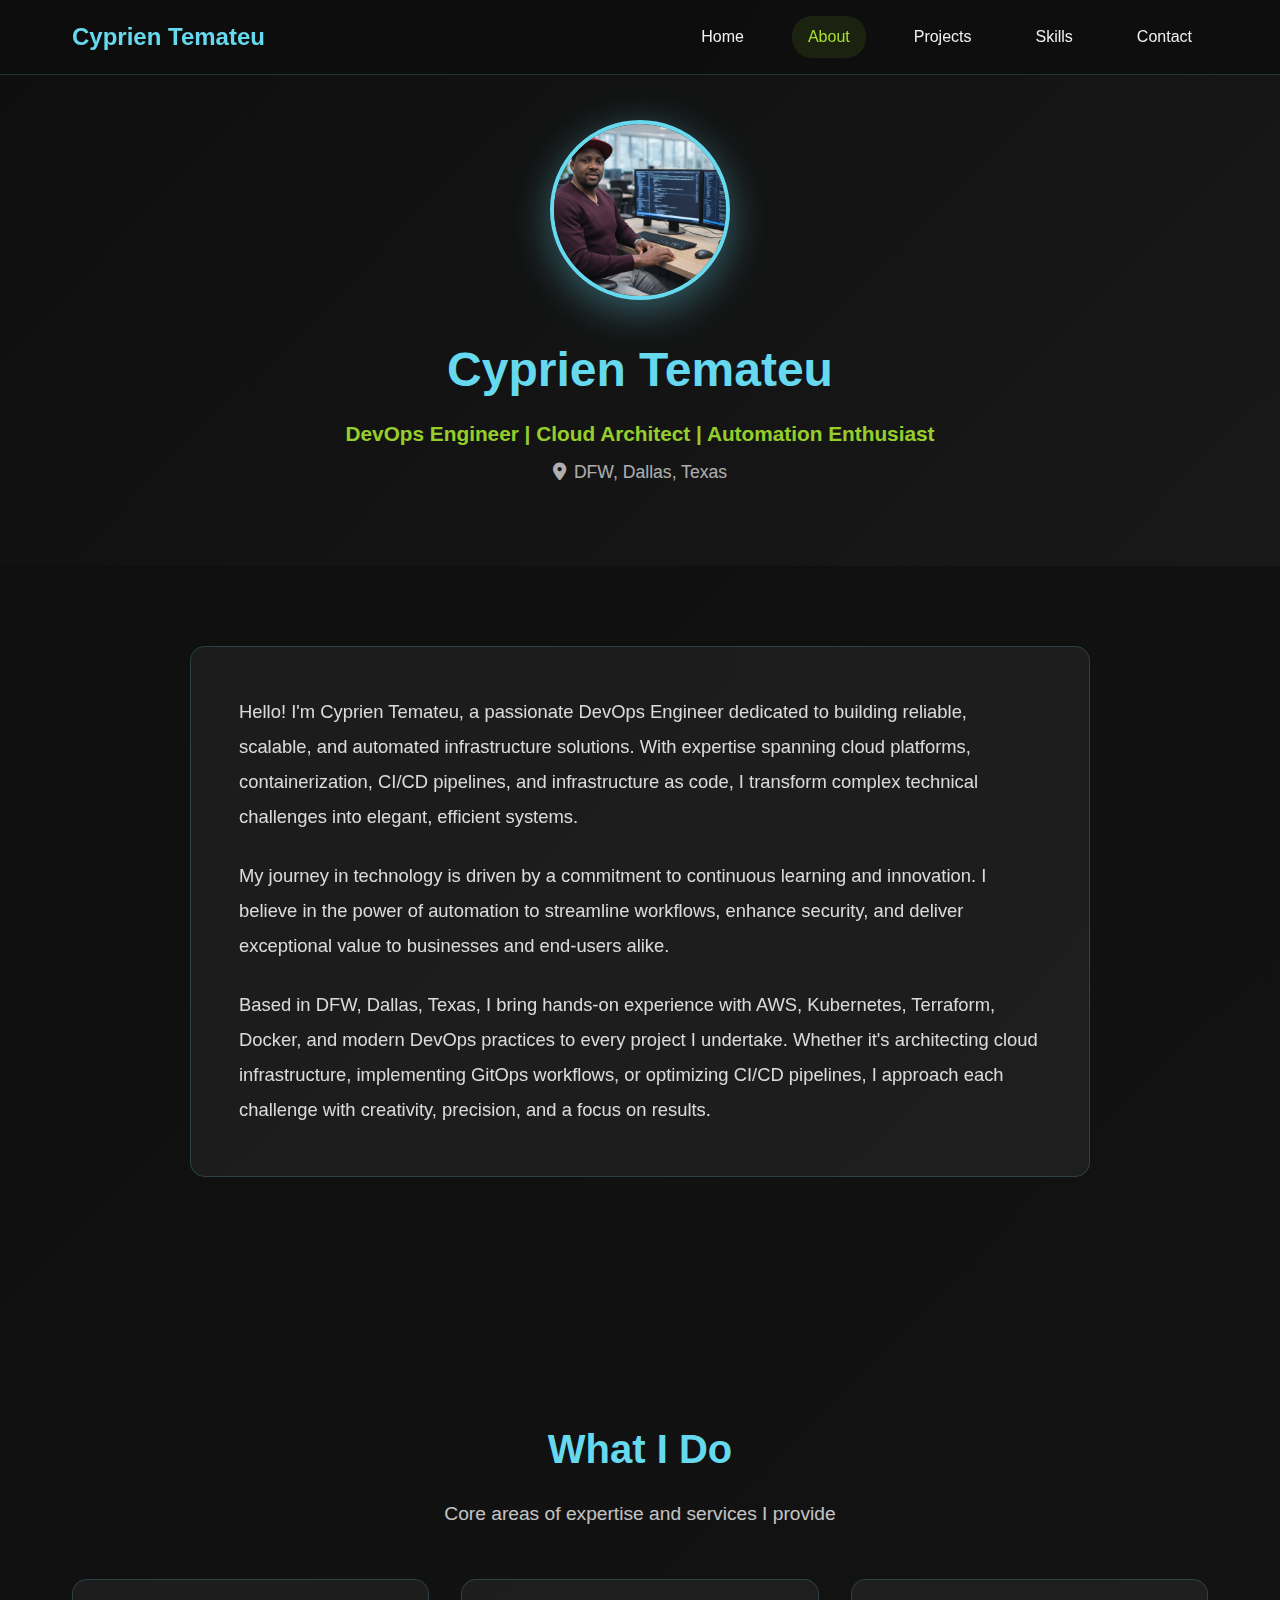
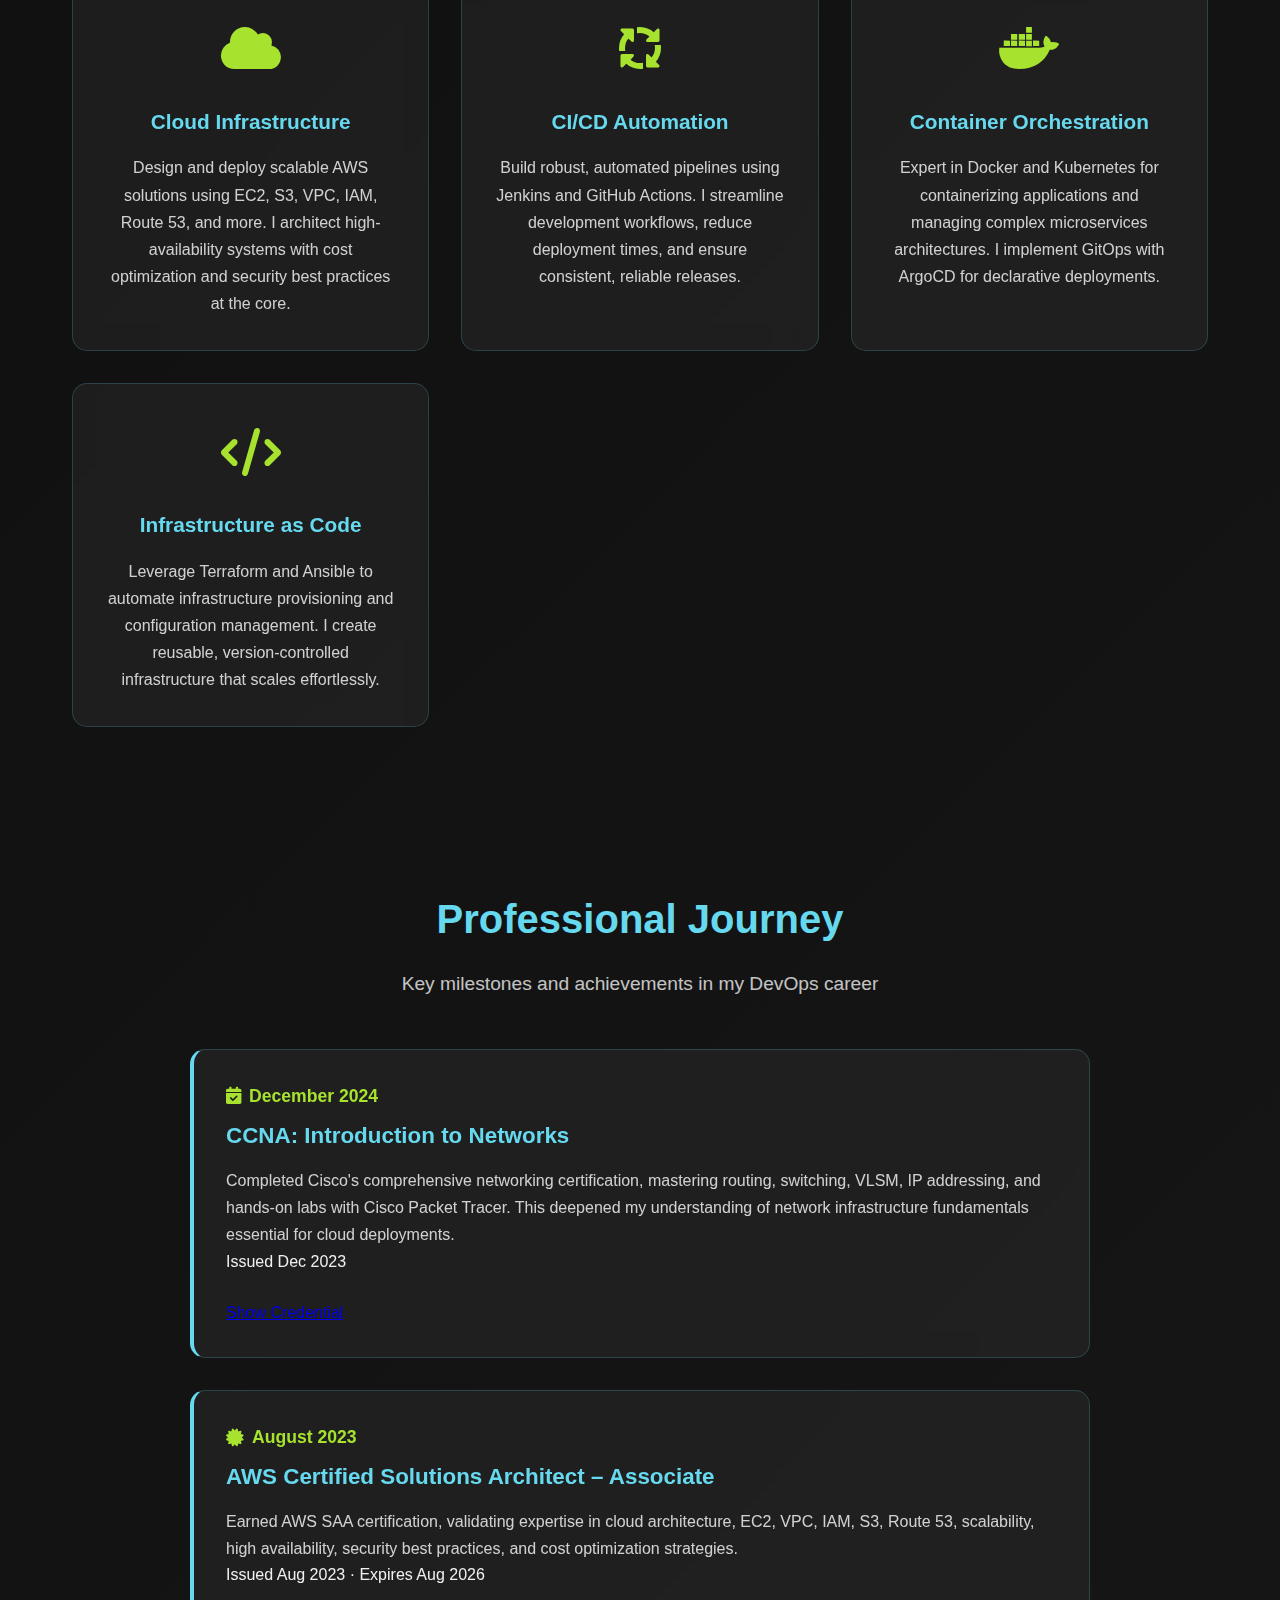
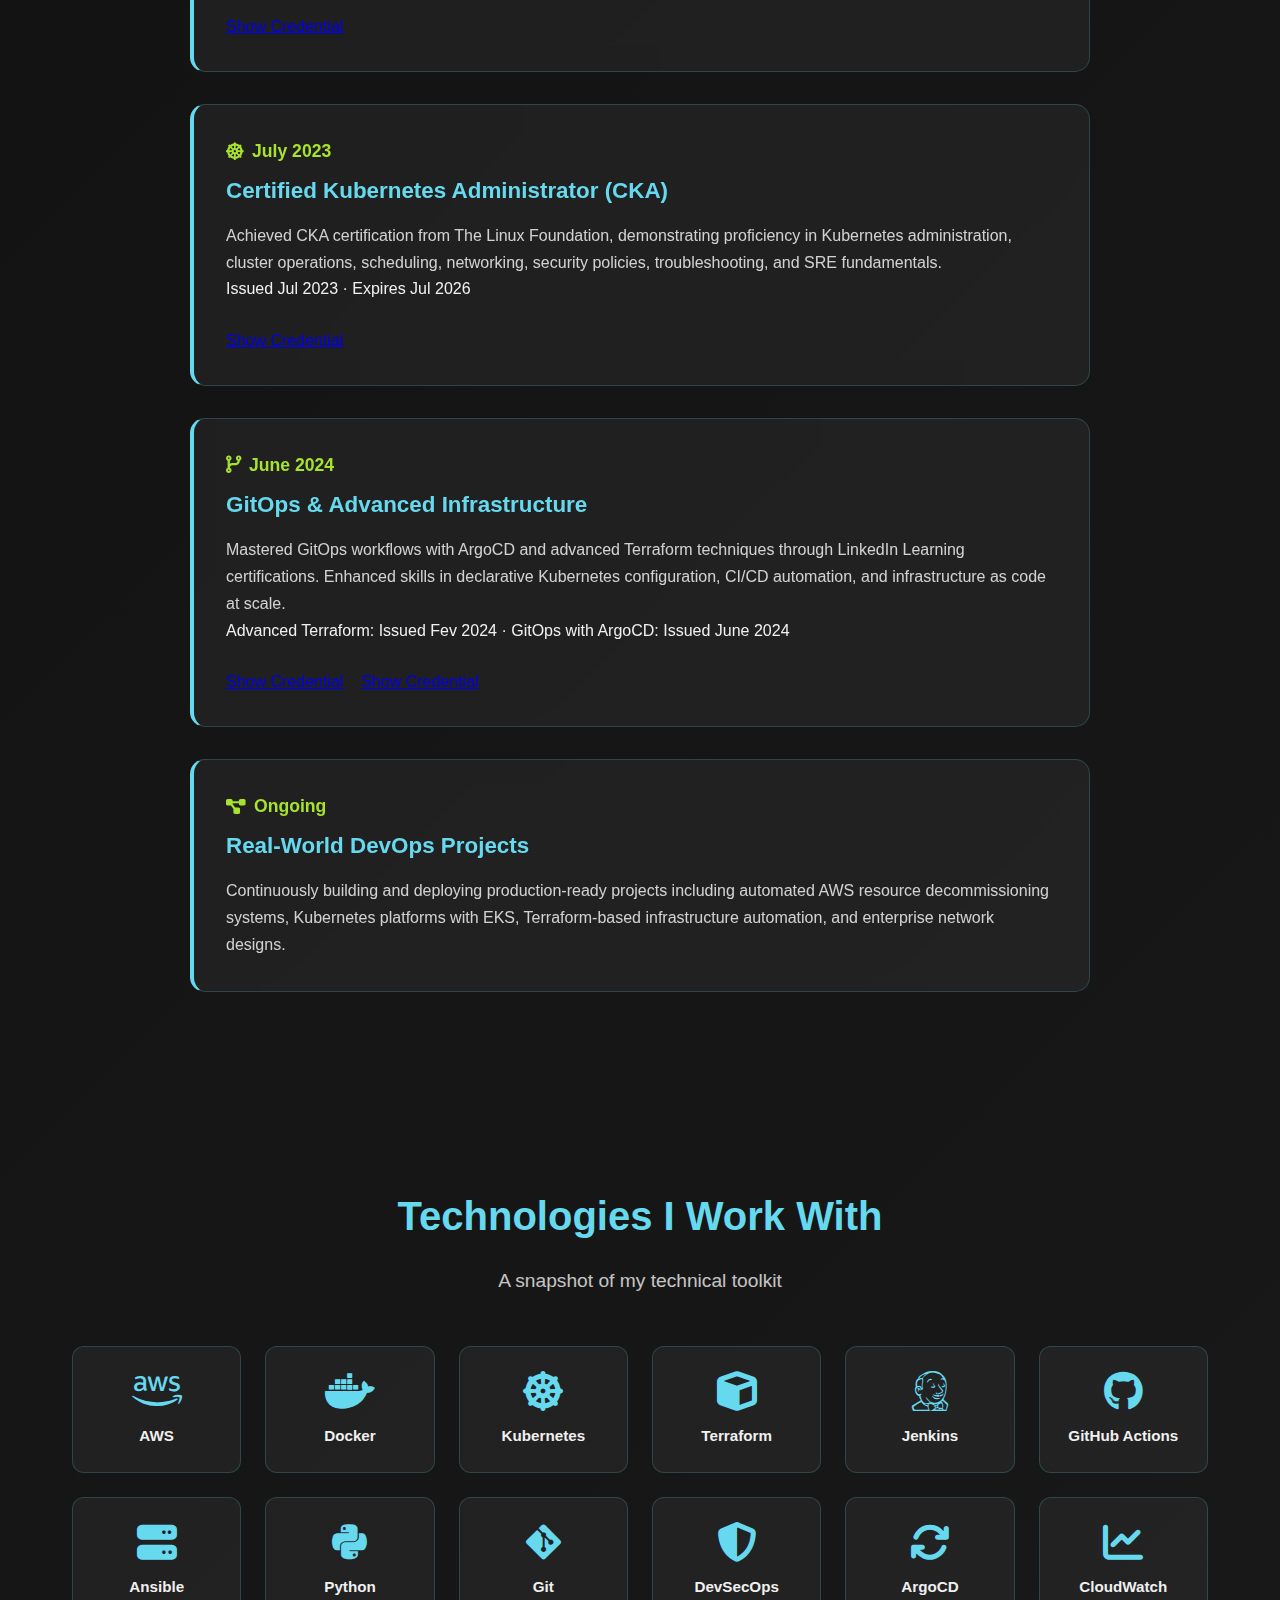
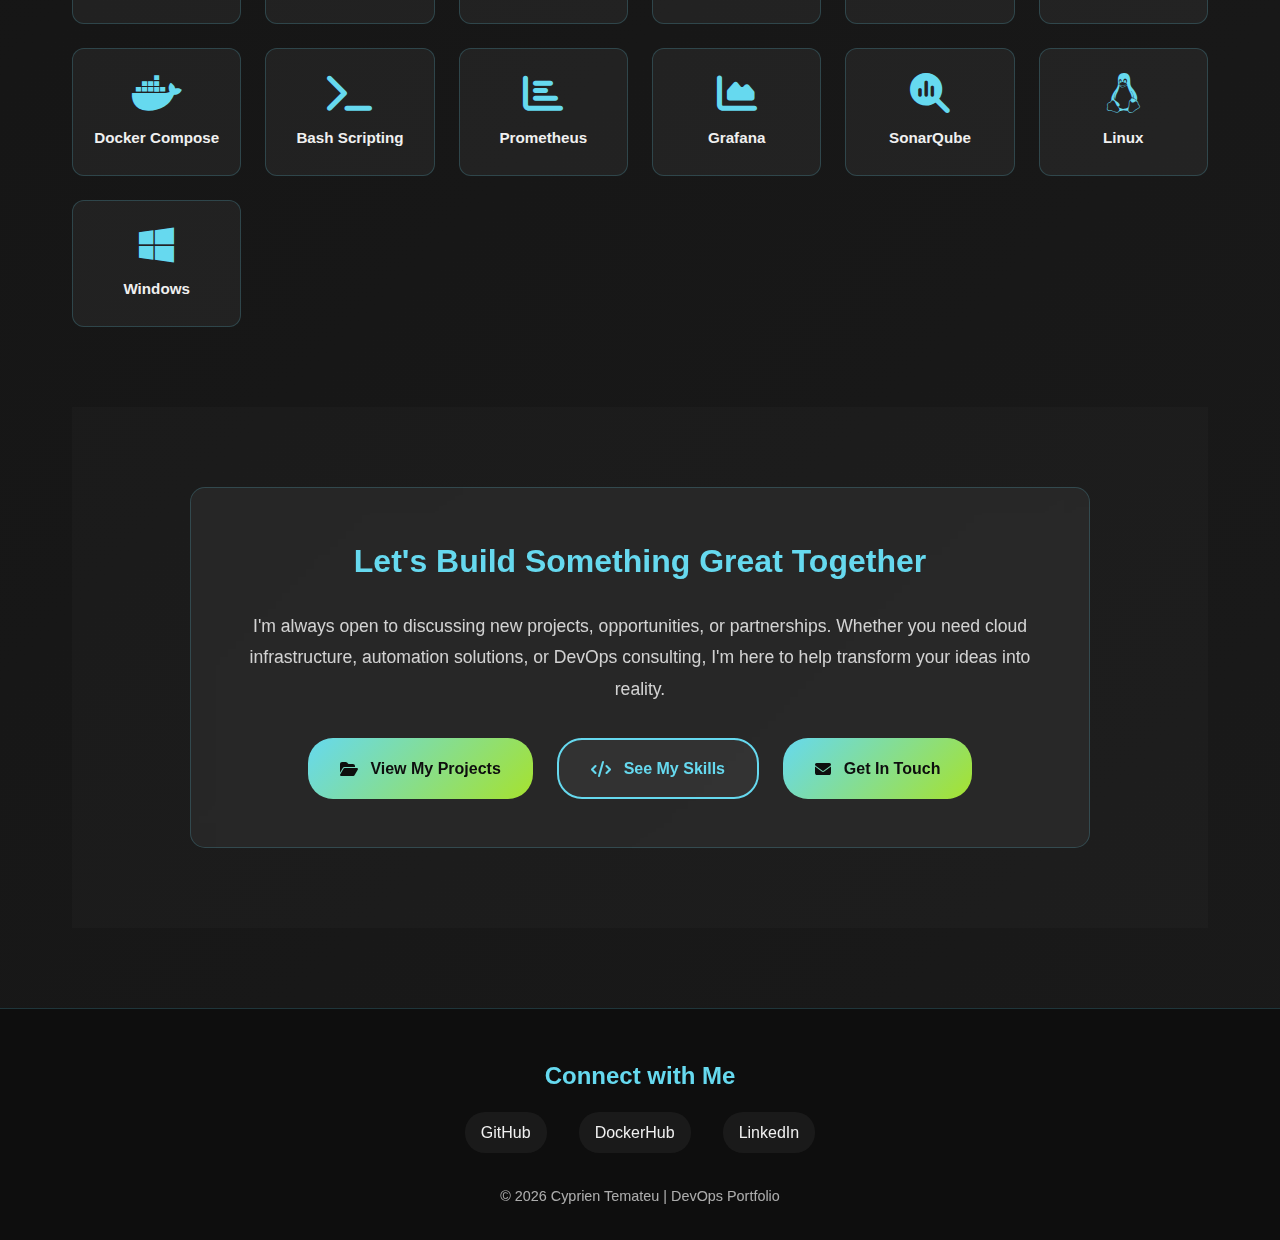
<file: about.html>
<!DOCTYPE html>
<html lang="en">
<head>
  <meta charset="UTF-8">
  <meta name="viewport" content="width=device-width, initial-scale=1.0">
  <title>About • Cyprien Temateu</title>
  <meta name="description" content="Learn about Cyprien Temateu - DevOps Engineer specializing in cloud infrastructure, automation, and container orchestration.">
  <link rel="icon" href="favicon.ico" type="image/x-icon">
  <!-- Font Awesome for icons -->
  <link rel="stylesheet" href="https://cdnjs.cloudflare.com/ajax/libs/font-awesome/6.4.0/css/all.min.css">
  <style>
    * { margin: 0; padding: 0; box-sizing: border-box; }
    body { font-family: 'Segoe UI', Tahoma, Geneva, Verdana, sans-serif; background: linear-gradient(135deg, #0e0e0e 0%, #1a1a1a 100%); color: #f0f0f0; line-height: 1.6; overflow-x: hidden; }
    .header-nav { position: fixed; top: 0; left: 0; right: 0; background: rgba(14,14,14,0.95); backdrop-filter: blur(10px); border-bottom: 1px solid rgba(102,217,239,0.2); z-index: 1000; padding: 1rem 0; }
    .nav-container { max-width: 1200px; margin: 0 auto; padding: 0 2rem; display: flex; justify-content: space-between; align-items: center; }
    .nav-logo { font-size: 1.5rem; font-weight: 700; color: #66d9ef; text-decoration: none; }
    .nav-links { display: flex; gap: 2rem; align-items: center; }
    .nav-link { color: #f0f0f0; text-decoration: none; font-weight: 500; transition: all 0.3s ease; padding: 0.5rem 1rem; border-radius: 20px; }
    .nav-link:hover { color: #66d9ef; background: rgba(102,217,239,0.1); }
    .nav-link.active { color: #a6e22e; background: rgba(166,226,46,0.1); }
    .mobile-menu-btn { display: none; background: none; border: none; color: #66d9ef; font-size: 1.5rem; cursor: pointer; padding: 0.5rem; }

    .hero-section { padding: 120px 0 80px; background: linear-gradient(135deg, rgba(14,14,14,0.85), rgba(26,26,26,0.85)); text-align:center; }
    .hero-content { display: flex; flex-direction: column; align-items: center; gap: 2rem; }
    .hero-image { width: 180px; height: 180px; border-radius: 50%; border: 4px solid #66d9ef; box-shadow: 0 10px 40px rgba(102,217,239,0.4); overflow: hidden; background: linear-gradient(135deg, rgba(102,217,239,0.2), rgba(166,226,46,0.2)); display: flex; align-items: center; justify-content: center; }
    .hero-image img { width: 100%; height: 100%; object-fit: cover; display: block; }
    .hero-title { font-size: 3rem; font-weight:700; color:#66d9ef; margin-bottom:0.5rem; }
    .hero-subtitle { font-size:1.3rem; color:#a6e22e; opacity:0.9; font-weight: 600; margin-bottom: 0.5rem; }
    .hero-location { font-size:1.1rem; color:#f0f0f0; opacity:0.7; display: flex; align-items: center; gap: 0.5rem; justify-content: center; }

    .main-content { max-width: 1200px; margin: 0 auto; padding: 0 2rem; }
    .skills-section { padding:5rem 0; }
    .section-header { text-align:center; margin-bottom:3rem; }
    .section-title { font-size:2.5rem; font-weight:700; color:#66d9ef; margin-bottom:1rem; }
    .section-subtitle { font-size:1.2rem; color:#f0f0f0; opacity:0.8; max-width:800px; margin:0 auto; line-height: 1.8; }

    .intro-section { max-width: 900px; margin: 0 auto; background: rgba(255,255,255,0.05); backdrop-filter: blur(10px); border:1px solid rgba(102,217,239,0.2); border-radius:15px; padding:3rem; margin-bottom: 5rem; }
    .intro-text { font-size: 1.15rem; line-height: 1.9; color: #f0f0f0; opacity: 0.9; margin-bottom: 1.5rem; }
    .intro-text:last-child { margin-bottom: 0; }

    .skills-grid { display:grid; grid-template-columns:repeat(auto-fit, minmax(280px,1fr)); gap:2rem; }
    .skill-category { background: rgba(255,255,255,0.05); backdrop-filter: blur(10px); border:1px solid rgba(102,217,239,0.2); border-radius:15px; padding:2rem; transition: all 0.3s ease; text-align: center; }
    .skill-category:hover { transform: translateY(-5px); border-color:#66d9ef; box-shadow:0 15px 40px rgba(102,217,239,0.2); }
    .skill-category-icon { font-size:3rem; color:#a6e22e; margin-bottom:1rem; }
    .skill-category-title { color:#66d9ef; font-size:1.3rem; font-weight:600; margin-bottom:1rem; }
    .skill-category-text { color:#f0f0f0; opacity:0.85; font-size:1rem; line-height:1.7; }

    /* Journey Timeline */
    .journey-container { max-width: 900px; margin: 0 auto; }
    .journey-item { background: rgba(255,255,255,0.05); backdrop-filter: blur(10px); border:1px solid rgba(102,217,239,0.2); border-radius:15px; padding:2rem; margin-bottom:2rem; border-left: 4px solid #66d9ef; transition: all 0.3s ease; }
    .journey-item:hover { transform: translateX(10px); border-left-color: #a6e22e; box-shadow:0 10px 30px rgba(102,217,239,0.2); }
    .journey-year { color:#a6e22e; font-size:1.1rem; font-weight:700; margin-bottom:0.5rem; display: flex; align-items: center; gap: 0.5rem; }
    .journey-title { color:#66d9ef; font-size:1.4rem; font-weight:600; margin-bottom:0.8rem; }
    .journey-description { color:#f0f0f0; opacity:0.85; line-height:1.7; }

    /* Tech Stack */
    .tech-grid { display:grid; grid-template-columns:repeat(auto-fit, minmax(150px,1fr)); gap:1.5rem; }
    .tech-item { background: rgba(255,255,255,0.05); border:1px solid rgba(102,217,239,0.2); border-radius:12px; padding:1.5rem 1rem; text-align:center; transition: all 0.3s ease; }
    .tech-item:hover { transform: translateY(-3px); border-color:#a6e22e; background: rgba(166,226,46,0.05); }
    .tech-item i { font-size:2.5rem; color:#66d9ef; margin-bottom:0.8rem; }
    .tech-name { color:#f0f0f0; font-weight:600; font-size:0.95rem; }

    /* CTA Section */
    .cta-section { padding:5rem 0; background: rgba(255,255,255,0.02); }
    .cta-container { max-width: 900px; margin: 0 auto; background: rgba(255,255,255,0.05); backdrop-filter: blur(10px); border:1px solid rgba(102,217,239,0.2); border-radius:15px; padding:3rem; text-align:center; }
    .cta-title { color:#66d9ef; font-size:2rem; font-weight:600; margin-bottom:1.5rem; }
    .cta-text { color:#f0f0f0; opacity:0.85; font-size:1.1rem; margin-bottom:2rem; line-height:1.8; }
    .cta-buttons { display:flex; gap:1.5rem; justify-content:center; flex-wrap:wrap; }
    .cta-button { display:inline-flex; align-items:center; gap:0.8rem; padding:1rem 2rem; background:linear-gradient(135deg,#66d9ef,#a6e22e); color:#0e0e0e; font-size:1rem; font-weight:600; text-decoration:none; border-radius:25px; transition:all 0.3s ease; }
    .cta-button:hover { transform:translateY(-3px); box-shadow:0 8px 30px rgba(102,217,239,0.4); }
    .cta-button-secondary { background:rgba(255,255,255,0.05); border:2px solid #66d9ef; color:#66d9ef; }
    .cta-button-secondary:hover { background:rgba(102,217,239,0.1); border-color:#a6e22e; color:#a6e22e; }

    .footer { background: rgba(14,14,14,0.95); backdrop-filter: blur(10px); border-top:1px solid rgba(102,217,239,0.2); padding:3rem 0 2rem; text-align:center; margin-top:5rem; }
    .footer-content { max-width:1200px; margin:0 auto; padding:0 2rem; }
    .footer-title { color:#66d9ef; font-size:1.5rem; font-weight:600; margin-bottom:1rem; }
    .social-links { display:flex; justify-content:center; gap:2rem; margin-bottom:2rem; }
    .social-link { color:#f0f0f0; text-decoration:none; font-weight:500; padding:0.5rem 1rem; border-radius:20px; transition:all 0.3s ease; background: rgba(255,255,255,0.05); }
    .social-link:hover { color:#66d9ef; background: rgba(102,217,239,0.1); transform:translateY(-2px); }
    .footer-text { color:#f0f0f0; opacity:0.7; font-size:0.9rem; }

    @media (max-width:768px) { 
      .nav-links{display:none;} 
      .mobile-menu-btn{display:block;} 
      .skills-grid{grid-template-columns:1fr;} 
      .tech-grid{grid-template-columns:repeat(auto-fit, minmax(120px,1fr));}
      .cta-buttons{flex-direction:column;}
    }
    @media (max-width:480px) { 
      .main-content{padding:0 1rem;} 
      .hero-title{font-size:2rem;} 
      .section-title{font-size:2rem;} 
      .intro-section{padding:2rem 1.5rem;}
    }
  </style>
</head>
<body>

  <header class="header-nav">
    <div class="nav-container">
      <a href="index.html" class="nav-logo">Cyprien Temateu</a>
      <nav class="nav-links">
        <a href="index.html" class="nav-link">Home</a>
        <a href="about.html" class="nav-link active">About</a>
        <a href="projects.html" class="nav-link">Projects</a>
        <a href="skills.html" class="nav-link">Skills</a>
        <a href="contact.html" class="nav-link">Contact</a>
      </nav>
      <button class="mobile-menu-btn" onclick="toggleSidebar()">☰</button>
    </div>
  </header>

  <!-- Hero Section -->
  <section class="hero-section">
    <div class="hero-content">
      <div class="hero-image">
        <img src="images/nice_office.jpg" alt="Cyprien Temateu">
      </div>
      <div>
        <h1 class="hero-title">Cyprien Temateu</h1>
        <p class="hero-subtitle">DevOps Engineer | Cloud Architect | Automation Enthusiast</p>
        <p class="hero-location">
          <i class="fa-solid fa-location-dot"></i>
          DFW, Dallas, Texas
        </p>
      </div>
    </div>
  </section>

  <main class="main-content">
    
    <!-- Who I Am Section -->
    <section class="skills-section">
      <div class="intro-section">
        <p class="intro-text">
          Hello! I'm Cyprien Temateu, a passionate DevOps Engineer dedicated to building reliable, scalable, and automated infrastructure solutions. With expertise spanning cloud platforms, containerization, CI/CD pipelines, and infrastructure as code, I transform complex technical challenges into elegant, efficient systems.
        </p>
        <p class="intro-text">
          My journey in technology is driven by a commitment to continuous learning and innovation. I believe in the power of automation to streamline workflows, enhance security, and deliver exceptional value to businesses and end-users alike.
        </p>
        <p class="intro-text">
          Based in DFW, Dallas, Texas, I bring hands-on experience with AWS, Kubernetes, Terraform, Docker, and modern DevOps practices to every project I undertake. Whether it's architecting cloud infrastructure, implementing GitOps workflows, or optimizing CI/CD pipelines, I approach each challenge with creativity, precision, and a focus on results.
        </p>
      </div>
    </section>

    <!-- What I Do Section -->
    <section class="skills-section">
      <div class="section-header">
        <h2 class="section-title">What I Do</h2>
        <p class="section-subtitle">Core areas of expertise and services I provide</p>
      </div>

      <div class="skills-grid">
        <div class="skill-category">
          <div class="skill-category-icon">
            <i class="fa-solid fa-cloud"></i>
          </div>
          <h3 class="skill-category-title">Cloud Infrastructure</h3>
          <p class="skill-category-text">
            Design and deploy scalable AWS solutions using EC2, S3, VPC, IAM, Route 53, and more. I architect high-availability systems with cost optimization and security best practices at the core.
          </p>
        </div>

        <div class="skill-category">
          <div class="skill-category-icon">
            <i class="fa-solid fa-arrows-spin"></i>
          </div>
          <h3 class="skill-category-title">CI/CD Automation</h3>
          <p class="skill-category-text">
            Build robust, automated pipelines using Jenkins and GitHub Actions. I streamline development workflows, reduce deployment times, and ensure consistent, reliable releases.
          </p>
        </div>

        <div class="skill-category">
          <div class="skill-category-icon">
            <i class="fa-brands fa-docker"></i>
          </div>
          <h3 class="skill-category-title">Container Orchestration</h3>
          <p class="skill-category-text">
            Expert in Docker and Kubernetes for containerizing applications and managing complex microservices architectures. I implement GitOps with ArgoCD for declarative deployments.
          </p>
        </div>

        <div class="skill-category">
          <div class="skill-category-icon">
            <i class="fa-solid fa-code"></i>
          </div>
          <h3 class="skill-category-title">Infrastructure as Code</h3>
          <p class="skill-category-text">
            Leverage Terraform and Ansible to automate infrastructure provisioning and configuration management. I create reusable, version-controlled infrastructure that scales effortlessly.
          </p>
        </div>
      </div>
    </section>

    <!-- Professional Journey Section -->
    <section class="skills-section">
      <div class="section-header">
        <h2 class="section-title">Professional Journey</h2>
        <p class="section-subtitle">Key milestones and achievements in my DevOps career</p>
      </div>

      <div class="journey-container">
        <div class="journey-item">
          <div class="journey-year">
            <i class="fa-solid fa-calendar-check"></i>
            December 2024
          </div>
          <h3 class="journey-title">CCNA: Introduction to Networks</h3>
          <p class="journey-description">
            Completed Cisco's comprehensive networking certification, mastering routing, switching, VLSM, IP addressing, and hands-on labs with Cisco Packet Tracer. This deepened my understanding of network infrastructure fundamentals essential for cloud deployments.
          </p>
          <span class="cert-badge">Issued Dec 2023</span><br><br>
          <a href="https://www.credly.com/badges/53968ba5-36e3-45ee-b14a-d14933bec2c1"
             target="_blank" class="cert-badge">Show Credential</a>
        </div>

        <div class="journey-item">
          <div class="journey-year">
            <i class="fa-solid fa-certificate"></i>
            August 2023
          </div>
          <h3 class="journey-title">AWS Certified Solutions Architect – Associate</h3>
          <p class="journey-description">
            Earned AWS SAA certification, validating expertise in cloud architecture, EC2, VPC, IAM, S3, Route 53, scalability, high availability, security best practices, and cost optimization strategies.
          </p>
          <span class="cert-badge">Issued Aug 2023 · Expires Aug 2026</span><br><br>
          <a href="https://www.credly.com/badges/af799368-f161-40cf-8e72-ba5cbd05502b"
             target="_blank" class="cert-badge">Show Credential</a>
        </div>

        <div class="journey-item">
          <div class="journey-year">
            <i class="fa-solid fa-dharmachakra"></i>
            July 2023
          </div>
          <h3 class="journey-title">Certified Kubernetes Administrator (CKA)</h3>
          <p class="journey-description">
            Achieved CKA certification from The Linux Foundation, demonstrating proficiency in Kubernetes administration, cluster operations, scheduling, networking, security policies, troubleshooting, and SRE fundamentals.
          </p>
          <span class="cert-badge">Issued Jul 2023 · Expires Jul 2026</span><br><br>
          <a href="https://www.credly.com/badges/dff66350-cdfb-4f33-a8b4-c7ff85ee8fda"
             target="_blank" class="cert-badge">Show Credential</a>
        </div>

        <div class="journey-item">
          <div class="journey-year">
            <i class="fa-solid fa-code-branch"></i>
            June 2024
          </div>
          <h3 class="journey-title">GitOps & Advanced Infrastructure</h3>
          <p class="journey-description">
            Mastered GitOps workflows with ArgoCD and advanced Terraform techniques through LinkedIn Learning certifications. Enhanced skills in declarative Kubernetes configuration, CI/CD automation, and infrastructure as code at scale.
          </p>
          <span class="cert-badge">Advanced Terraform: Issued Fev 2024 · GitOps with ArgoCD: Issued June 2024</span><br><br>
          <a href="https://www.linkedin.com/learning/certificates/4e8d94ea26f1f7419690de7adef318ebe1aadb31e5e5adb9d54cc7353aa365dc"
             target="_blank" class="cert-badge">Show Credential</a>
          &nbsp;&nbsp;
          <a href="https://www.linkedin.com/learning/certificates/85fbd3f2ec424e02176d42e93b80f67021224619a07476efc331c73ab7649fca"
             target="_blank" class="cert-badge">Show Credential</a>   
        </div>

        <div class="journey-item">
          <div class="journey-year">
            <i class="fa-solid fa-project-diagram"></i>
            Ongoing
          </div>
          <h3 class="journey-title">Real-World DevOps Projects</h3>
          <p class="journey-description">
            Continuously building and deploying production-ready projects including automated AWS resource decommissioning systems, Kubernetes platforms with EKS, Terraform-based infrastructure automation, and enterprise network designs.
          </p>
        </div>
      </div>
    </section>

    <!-- Tech Stack Section -->
    <section class="skills-section">
      <div class="section-header">
        <h2 class="section-title">Technologies I Work With</h2>
        <p class="section-subtitle">A snapshot of my technical toolkit</p>
      </div>

      <div class="tech-grid">
        <div class="tech-item">
          <i class="fa-brands fa-aws"></i>
          <div class="tech-name">AWS</div>
        </div>
        <div class="tech-item">
          <i class="fa-brands fa-docker"></i>
          <div class="tech-name">Docker</div>
        </div>
        <div class="tech-item">
          <i class="fa-solid fa-dharmachakra"></i>
          <div class="tech-name">Kubernetes</div>
        </div>
        <div class="tech-item">
          <i class="fa-solid fa-cube"></i>
          <div class="tech-name">Terraform</div>
        </div>
        <div class="tech-item">
          <i class="fa-brands fa-jenkins"></i>
          <div class="tech-name">Jenkins</div>
        </div>
        <div class="tech-item">
          <i class="fa-brands fa-github"></i>
          <div class="tech-name">GitHub Actions</div>
        </div>
        <div class="tech-item">
          <i class="fa-solid fa-server"></i>
          <div class="tech-name">Ansible</div>
        </div>
        <div class="tech-item">
          <i class="fa-brands fa-python"></i>
          <div class="tech-name">Python</div>
        </div>
        <div class="tech-item">
          <i class="fa-brands fa-git-alt"></i>
          <div class="tech-name">Git</div>
        </div>
        <div class="tech-item">
          <i class="fa-solid fa-shield-halved"></i>
          <div class="tech-name">DevSecOps</div>
        </div>
        <div class="tech-item">
          <i class="fa-solid fa-arrows-rotate"></i>
          <div class="tech-name">ArgoCD</div>
        </div>
        <div class="tech-item">
          <i class="fa-solid fa-chart-line"></i>
          <div class="tech-name">CloudWatch</div>
        </div>
        <div class="tech-item">
          <i class="fa-brands fa-docker"></i>
          <div class="tech-name">Docker Compose</div>
        </div>
        <div class="tech-item">
          <i class="fa-solid fa-terminal"></i>
          <div class="tech-name">Bash Scripting</div>
        </div>
        <div class="tech-item">
          <i class="fa-solid fa-chart-bar"></i>
          <div class="tech-name">Prometheus</div>
        </div>
        <div class="tech-item">
          <i class="fa-solid fa-chart-area"></i>
          <div class="tech-name">Grafana</div>
        </div>
        <div class="tech-item">
          <i class="fa-solid fa-magnifying-glass-chart"></i>
          <div class="tech-name">SonarQube</div>
        </div>
        <div class="tech-item">
          <i class="fa-brands fa-linux"></i>
          <div class="tech-name">Linux</div>
        </div>
        <div class="tech-item">
          <i class="fa-brands fa-windows"></i>
          <div class="tech-name">Windows</div>
        </div>
      </div>
    </section>

    <!-- Call to Action Section -->
    <section class="cta-section">
      <div class="cta-container">
        <h2 class="cta-title">Let's Build Something Great Together</h2>
        <p class="cta-text">
          I'm always open to discussing new projects, opportunities, or partnerships. Whether you need cloud infrastructure, automation solutions, or DevOps consulting, I'm here to help transform your ideas into reality.
        </p>
        <div class="cta-buttons">
          <a href="projects.html" class="cta-button">
            <i class="fa-solid fa-folder-open"></i>
            View My Projects
          </a>
          <a href="skills.html" class="cta-button cta-button-secondary">
            <i class="fa-solid fa-code"></i>
            See My Skills
          </a>
          <a href="contact.html" class="cta-button">
            <i class="fa-solid fa-envelope"></i>
            Get In Touch
          </a>
        </div>
      </div>
    </section>

  </main>

  <footer class="footer">
    <div class="footer-content">
      <h3 class="footer-title">Connect with Me</h3>
      <div class="social-links">
        <a href="https://github.com/cyprientemateu" target="_blank" class="social-link">GitHub</a>
        <a href="https://hub.docker.com/u/cyprientemateu" target="_blank" class="social-link">DockerHub</a>
        <a href="https://linkedin.com/in/cctemateu/" target="_blank" class="social-link">LinkedIn</a>
      </div>
      <p class="footer-text">&copy; 2026 Cyprien Temateu | DevOps Portfolio</p>
    </div>
  </footer>

  <script>
    function toggleSidebar(){document.getElementById('sidebar').classList.toggle('open');document.getElementById('sidebar-overlay').classList.toggle('active');}
    function closeSidebar(){document.getElementById('sidebar').classList.remove('open');document.getElementById('sidebar-overlay').classList.remove('active');}
    document.querySelectorAll('.sidebar-nav-item').forEach(link=>{link.addEventListener('click',closeSidebar);});
  </script>

</body>
</html>
</file>
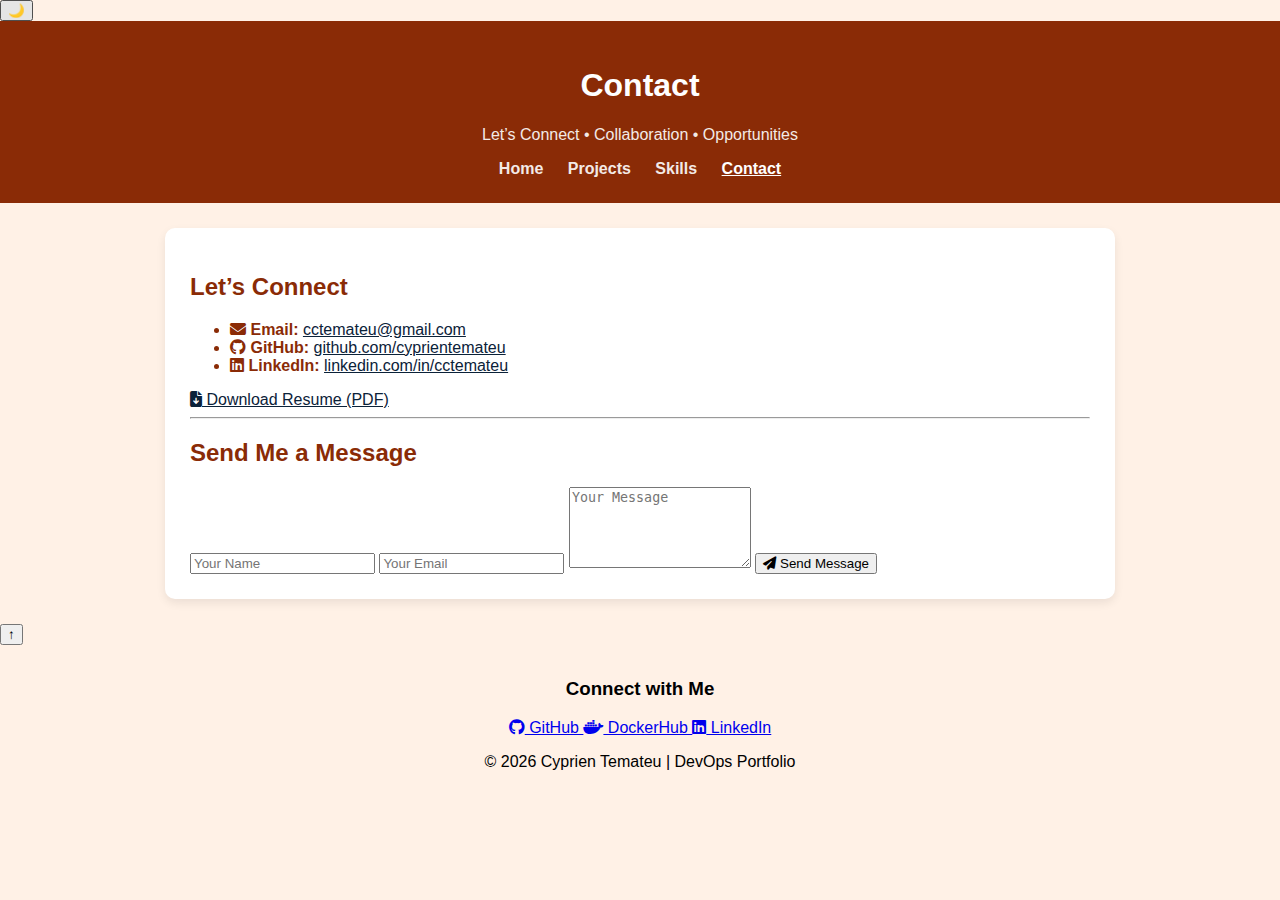
<file: contact.html>
<!DOCTYPE html>
<html lang="en">
<head>
  <meta charset="UTF-8" />
  <title>Contact | Cyprien Temateu</title>
  <meta name="viewport" content="width=device-width, initial-scale=1.0" />

  <!-- Main CSS -->
  <link rel="stylesheet" href="css/style.css" />

  <!-- Font Awesome Icons -->
  <link
    rel="stylesheet"
    href="https://cdnjs.cloudflare.com/ajax/libs/font-awesome/6.5.1/css/all.min.css"
  />
</head>

<body class="theme-contact light">

  <!-- THEME TOGGLE -->
  <button id="themeToggle" aria-label="Toggle Dark Mode">
    🌙
  </button>

  <!-- HEADER -->
  <header>
    <h1>Contact</h1>
    <p class="subtitle">Let’s Connect • Collaboration • Opportunities</p>

    <nav>
      <a href="index.html">Home</a>
      <a href="projects.html">Projects</a>
      <a href="skills.html">Skills</a>
      <a class="active" href="contact.html">Contact</a>
    </nav>
  </header>

  <!-- MAIN CONTENT -->
  <main class="content">

    <section>
      <h2>Let’s Connect</h2>

      <ul class="contact-list">
        <li>
          <i class="fa-solid fa-envelope"></i>
          <strong>Email:</strong>
          <a href="mailto:cctemateu@gmail.com">cctemateu@gmail.com</a>
        </li>

        <li>
          <i class="fa-brands fa-github"></i>
          <strong>GitHub:</strong>
          <a href="https://github.com/cyprientemateu" target="_blank">
            github.com/cyprientemateu
          </a>
        </li>

        <li>
          <i class="fa-brands fa-linkedin"></i>
          <strong>LinkedIn:</strong>
          <a href="https://www.linkedin.com/in/cctemateu/" target="_blank">
            linkedin.com/in/cctemateu
          </a>
        </li>
      </ul>

      <!-- Resume Button -->
      <a
        class="resume-button"
        href="Cyprien_Temateu_Resume.pdf"
        target="_blank"
        download
      >
        <i class="fa-solid fa-file-arrow-down"></i>
        Download Resume (PDF)
      </a>
    </section>

    <hr />

    <!-- CONTACT FORM -->
    <section>
      <h2>Send Me a Message</h2>

      <form
        class="contact-form"
        action="mailto:cctemateu@gmail.com"
        method="POST"
        enctype="text/plain"
      >
        <input
          type="text"
          name="Name"
          placeholder="Your Name"
          required
        />

        <input
          type="email"
          name="Email"
          placeholder="Your Email"
          required
        />

        <textarea
          name="Message"
          rows="5"
          placeholder="Your Message"
          required
        ></textarea>

        <button type="submit">
          <i class="fa-solid fa-paper-plane"></i>
          Send Message
        </button>
      </form>
    </section>

  </main>

  <!-- SCROLL TO TOP -->
  <button id="scrollTopBtn" title="Back to top">↑</button>

  <!-- FOOTER -->
  <footer class="site-footer">
    <h3>Connect with Me</h3>

    <div class="footer-links">
      <a href="https://github.com/cyprientemateu" target="_blank" class="footer-btn github">
        <i class="fa-brands fa-github"></i> GitHub
      </a>

      <a href="https://hub.docker.com/u/cyprientemateu" target="_blank" class="footer-btn docker">
        <i class="fa-brands fa-docker"></i> DockerHub
      </a>

      <a href="https://www.linkedin.com/in/cctemateu/" target="_blank" class="footer-btn linkedin">
        <i class="fa-brands fa-linkedin"></i> LinkedIn
      </a>
    </div>

    <p class="copyright">
      © 2026 Cyprien Temateu | DevOps Portfolio
    </p>
  </footer>

  <!-- SHARED SCRIPT -->
  <script>
    // Scroll to top
    const scrollBtn = document.getElementById("scrollTopBtn");
    window.onscroll = () => {
      scrollBtn.style.display = window.scrollY > 300 ? "block" : "none";
    };
    scrollBtn.onclick = () => {
      window.scrollTo({ top: 0, behavior: "smooth" });
    };

    // Dark / Light Mode
    const toggle = document.getElementById("themeToggle");
    toggle.onclick = () => {
      document.body.classList.toggle("dark");
      toggle.textContent =
        document.body.classList.contains("dark") ? "☀️" : "🌙";
    };
  </script>

</body>
</html>
</file>
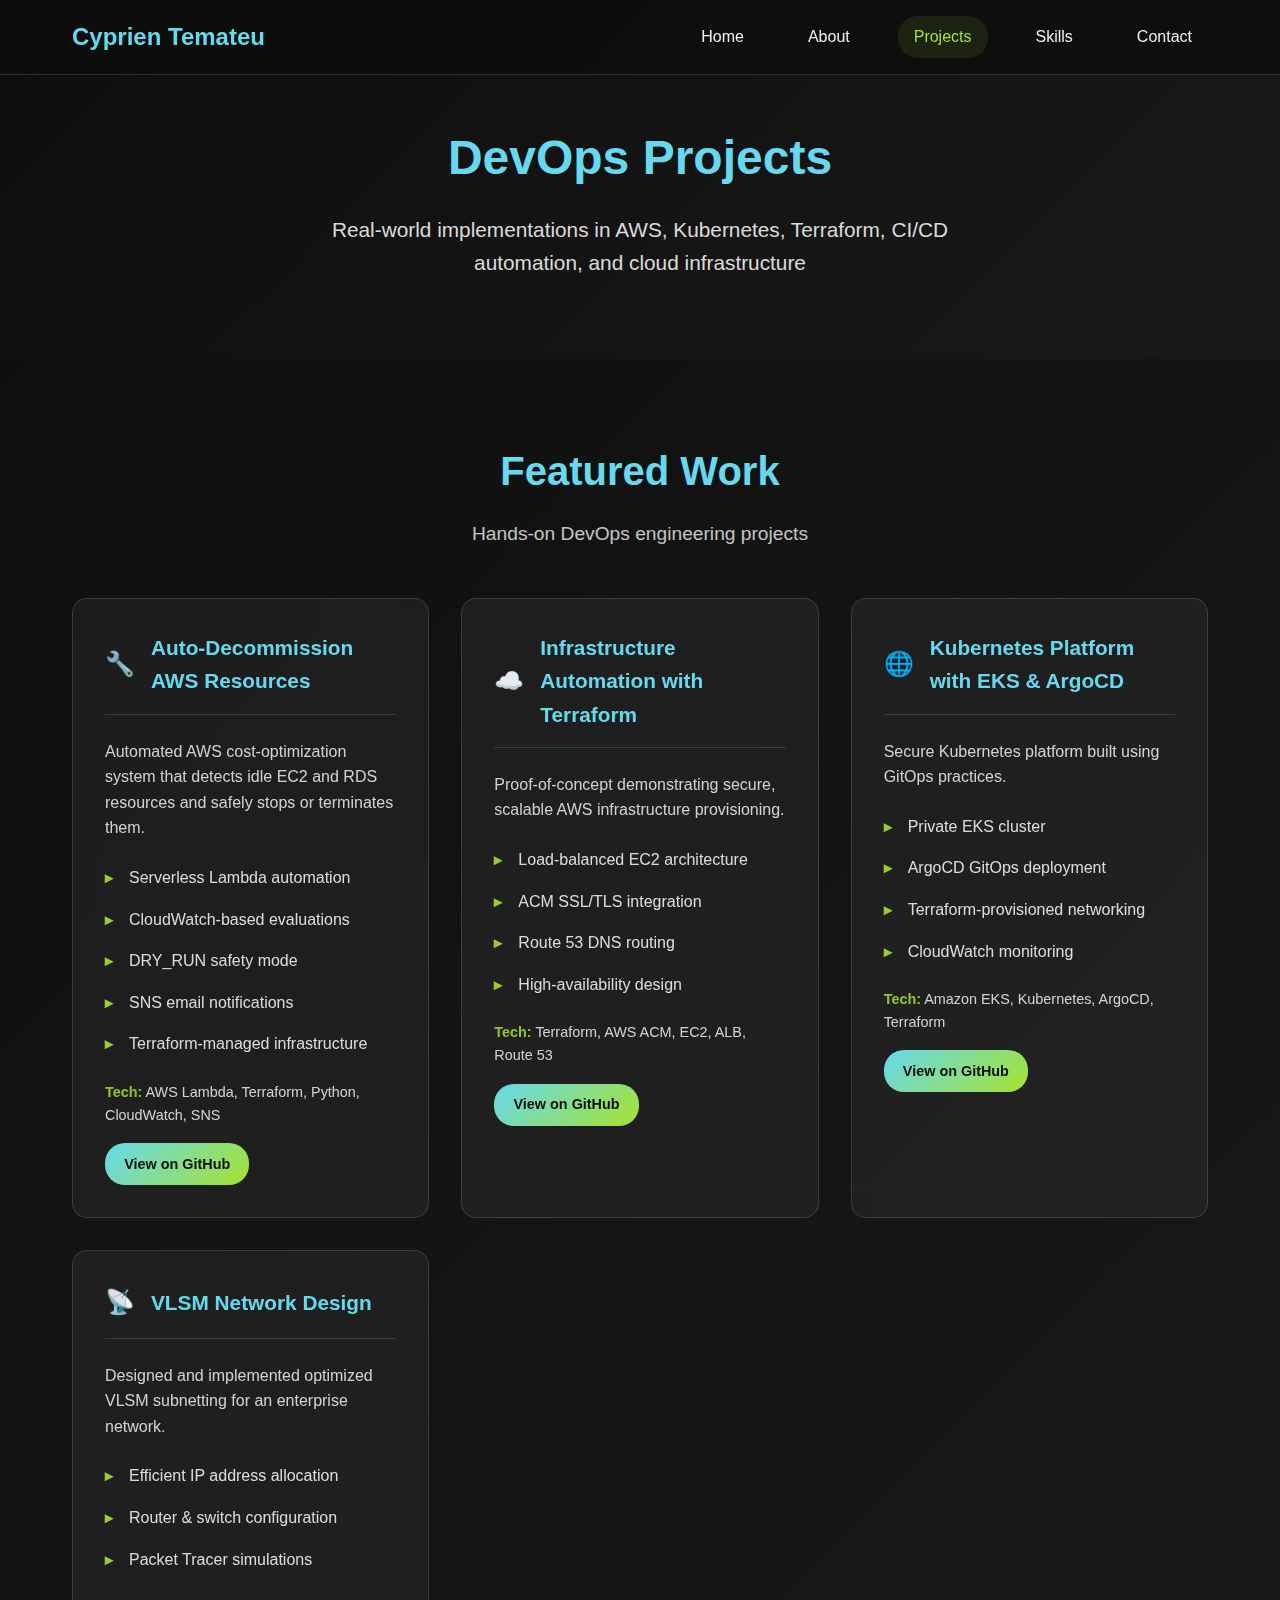
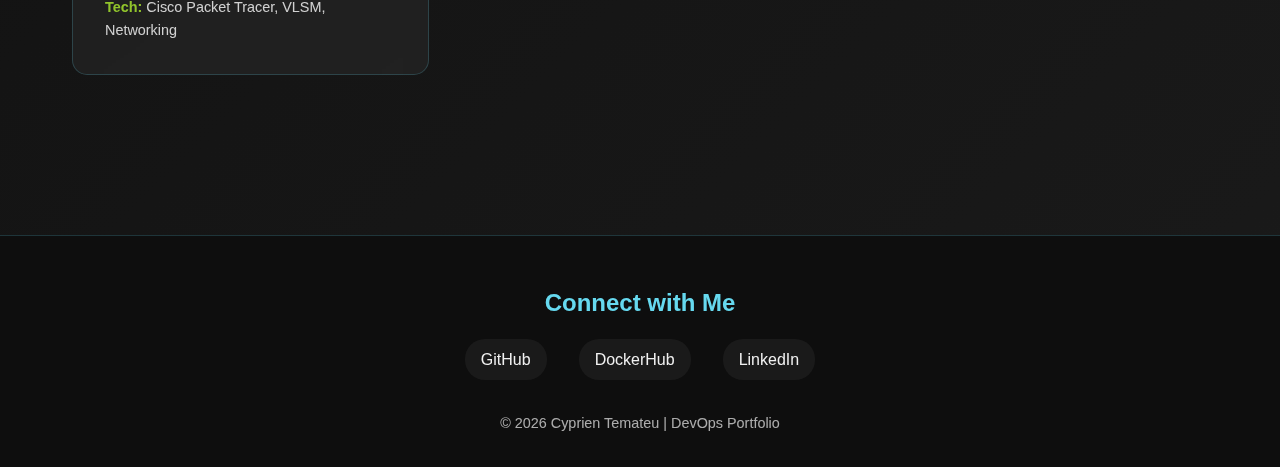
<file: projects.html>
<!DOCTYPE html>
<html lang="en">
<head>
  <meta charset="UTF-8">
  <meta name="viewport" content="width=device-width, initial-scale=1.0">
  <title>Projects • Cyprien Temateu</title>
  <meta name="description" content="Real-world DevOps projects in AWS, Kubernetes, Terraform, CI/CD automation, and cloud infrastructure.">
  <link rel="icon" href="favicon.ico" type="image/x-icon">
  <style>
    * { margin: 0; padding: 0; box-sizing: border-box; }
    body { font-family: 'Segoe UI', Tahoma, Geneva, Verdana, sans-serif; background: linear-gradient(135deg, #0e0e0e 0%, #1a1a1a 100%); color: #f0f0f0; line-height: 1.6; overflow-x: hidden; }
    .header-nav { position: fixed; top: 0; left: 0; right: 0; background: rgba(14,14,14,0.95); backdrop-filter: blur(10px); border-bottom: 1px solid rgba(102,217,239,0.2); z-index: 1000; padding: 1rem 0; }
    .nav-container { max-width: 1200px; margin: 0 auto; padding: 0 2rem; display: flex; justify-content: space-between; align-items: center; }
    .nav-logo { font-size: 1.5rem; font-weight: 700; color: #66d9ef; text-decoration: none; }
    .nav-links { display: flex; gap: 2rem; align-items: center; }
    .nav-link { color: #f0f0f0; text-decoration: none; font-weight: 500; transition: all 0.3s ease; padding: 0.5rem 1rem; border-radius: 20px; }
    .nav-link:hover { color: #66d9ef; background: rgba(102,217,239,0.1); }
    .nav-link.active { color: #a6e22e; background: rgba(166,226,46,0.1); }
    .mobile-menu-btn { display: none; background: none; border: none; color: #66d9ef; font-size: 1.5rem; cursor: pointer; padding: 0.5rem; }

    .hero-section { padding: 120px 0 80px; background: linear-gradient(135deg, rgba(14,14,14,0.85), rgba(26,26,26,0.85)); text-align:center; }
    .hero-title { font-size: 3rem; font-weight:700; color:#66d9ef; margin-bottom:1rem; }
    .hero-subtitle { font-size:1.3rem; color:#f0f0f0; opacity:0.9; max-width:700px; margin:0 auto; }

    .main-content { max-width: 1200px; margin: 0 auto; padding: 0 2rem; }
    .skills-section { padding:5rem 0; }
    .section-header { text-align:center; margin-bottom:3rem; }
    .section-title { font-size:2.5rem; font-weight:700; color:#66d9ef; margin-bottom:1rem; }
    .section-subtitle { font-size:1.2rem; color:#f0f0f0; opacity:0.8; max-width:600px; margin:0 auto; }

    .skills-grid { display:grid; grid-template-columns:repeat(auto-fit, minmax(300px,1fr)); gap:2rem; }
    .skill-category { background: rgba(255,255,255,0.05); backdrop-filter: blur(10px); border:1px solid rgba(102,217,239,0.2); border-radius:15px; padding:2rem; transition: all 0.3s ease; }
    .skill-category:hover { transform: translateY(-5px); border-color:#66d9ef; box-shadow:0 15px 40px rgba(102,217,239,0.2); }
    .skill-category-header { display:flex; align-items:center; margin-bottom:1.5rem; padding-bottom:1rem; border-bottom:1px solid rgba(102,217,239,0.2); }
    .skill-category-icon { font-size:1.5rem; margin-right:1rem; color:#a6e22e; }
    .skill-category-title { color:#66d9ef; font-size:1.3rem; font-weight:600; }
    
    .project-description { font-size:1rem; color:#f0f0f0; opacity:0.85; margin-bottom:1rem; line-height:1.6; }
    .project-list { list-style:none; padding:0; margin:1rem 0; }
    .project-list li { padding:0.5rem 0; padding-left:1.5rem; position:relative; color:#f0f0f0; opacity:0.9; }
    .project-list li:before { content:"▸"; position:absolute; left:0; color:#a6e22e; font-weight:bold; }
    .tech { margin-top:1rem; font-size:0.9rem; color:#f0f0f0; opacity:0.85; }
    .tech strong { color:#a6e22e; }
    
    .project-link { display:inline-block; margin-top:1rem; padding:0.6rem 1.2rem; border-radius:20px; background:linear-gradient(135deg,#66d9ef,#a6e22e); color:#0e0e0e; font-weight:600; text-decoration:none; font-size:0.9rem; transition:all 0.3s ease; }
    .project-link:hover { transform:translateY(-2px); box-shadow:0 5px 15px rgba(102,217,239,0.3); }

    .footer { background: rgba(14,14,14,0.95); backdrop-filter: blur(10px); border-top:1px solid rgba(102,217,239,0.2); padding:3rem 0 2rem; text-align:center; margin-top:5rem; }
    .footer-content { max-width:1200px; margin:0 auto; padding:0 2rem; }
    .footer-title { color:#66d9ef; font-size:1.5rem; font-weight:600; margin-bottom:1rem; }
    .social-links { display:flex; justify-content:center; gap:2rem; margin-bottom:2rem; }
    .social-link { color:#f0f0f0; text-decoration:none; font-weight:500; padding:0.5rem 1rem; border-radius:20px; transition:all 0.3s ease; background: rgba(255,255,255,0.05); }
    .social-link:hover { color:#66d9ef; background: rgba(102,217,239,0.1); transform:translateY(-2px); }
    .footer-text { color:#f0f0f0; opacity:0.7; font-size:0.9rem; }

    @media (max-width:768px) { .nav-links{display:none;} .mobile-menu-btn{display:block;} .skills-grid{grid-template-columns:1fr;} }
    @media (max-width:480px) { .main-content{padding:0 1rem;} .hero-title{font-size:2rem;} .section-title{font-size:2rem;} }
  </style>
</head>
<body>

  <header class="header-nav">
    <div class="nav-container">
      <a href="index.html" class="nav-logo">Cyprien Temateu</a>
      <nav class="nav-links">
        <a href="index.html" class="nav-link">Home</a>
        <a href="about.html" class="nav-link">About</a>
        <a href="projects.html" class="nav-link active">Projects</a>
        <a href="skills.html" class="nav-link">Skills</a>
        <a href="contact.html" class="nav-link">Contact</a>
      </nav>
      <button class="mobile-menu-btn" onclick="toggleSidebar()">☰</button>
    </div>
  </header>

  <section class="hero-section">
    <h1 class="hero-title">DevOps Projects</h1>
    <p class="hero-subtitle">
      Real-world implementations in AWS, Kubernetes, Terraform, CI/CD automation, and cloud infrastructure
    </p>
  </section>

  <main class="main-content">
    <section class="skills-section">
      <div class="section-header">
        <h2 class="section-title">Featured Work</h2>
        <p class="section-subtitle">Hands-on DevOps engineering projects</p>
      </div>

      <div class="skills-grid">

        <!-- PROJECT 1 -->
        <div class="skill-category">
          <div class="skill-category-header">
            <span class="skill-category-icon">🔧</span>
            <h3 class="skill-category-title">Auto-Decommission AWS Resources</h3>
          </div>
          <p class="project-description">
            Automated AWS cost-optimization system that detects idle EC2 and RDS
            resources and safely stops or terminates them.
          </p>
          <ul class="project-list">
            <li>Serverless Lambda automation</li>
            <li>CloudWatch-based evaluations</li>
            <li>DRY_RUN safety mode</li>
            <li>SNS email notifications</li>
            <li>Terraform-managed infrastructure</li>
          </ul>
          <p class="tech"><strong>Tech:</strong> AWS Lambda, Terraform, Python, CloudWatch, SNS</p>
          <a href="https://github.com/cyprientemateu/auto-decom-project" target="_blank" class="project-link">View on GitHub</a>
        </div>

        <!-- PROJECT 2 -->
        <div class="skill-category">
          <div class="skill-category-header">
            <span class="skill-category-icon">☁️</span>
            <h3 class="skill-category-title">Infrastructure Automation with Terraform</h3>
          </div>
          <p class="project-description">
            Proof-of-concept demonstrating secure, scalable AWS infrastructure provisioning.
          </p>
          <ul class="project-list">
            <li>Load-balanced EC2 architecture</li>
            <li>ACM SSL/TLS integration</li>
            <li>Route 53 DNS routing</li>
            <li>High-availability design</li>
          </ul>
          <p class="tech"><strong>Tech:</strong> Terraform, AWS ACM, EC2, ALB, Route 53</p>
          <a href="https://github.com/cyprientemateu/terraform-test" target="_blank" class="project-link">View on GitHub</a>
        </div>

        <!-- PROJECT 3 -->
        <div class="skill-category">
          <div class="skill-category-header">
            <span class="skill-category-icon">🌐</span>
            <h3 class="skill-category-title">Kubernetes Platform with EKS & ArgoCD</h3>
          </div>
          <p class="project-description">
            Secure Kubernetes platform built using GitOps practices.
          </p>
          <ul class="project-list">
            <li>Private EKS cluster</li>
            <li>ArgoCD GitOps deployment</li>
            <li>Terraform-provisioned networking</li>
            <li>CloudWatch monitoring</li>
          </ul>
          <p class="tech"><strong>Tech:</strong> Amazon EKS, Kubernetes, ArgoCD, Terraform</p>
          <a href="https://github.com/cyprientemateu/terraform1" target="_blank" class="project-link">View on GitHub</a>
        </div>

        <!-- PROJECT 4 -->
        <div class="skill-category">
          <div class="skill-category-header">
            <span class="skill-category-icon">📡</span>
            <h3 class="skill-category-title">VLSM Network Design</h3>
          </div>
          <p class="project-description">
            Designed and implemented optimized VLSM subnetting for an enterprise network.
          </p>
          <ul class="project-list">
            <li>Efficient IP address allocation</li>
            <li>Router & switch configuration</li>
            <li>Packet Tracer simulations</li>
          </ul>
          <p class="tech"><strong>Tech:</strong> Cisco Packet Tracer, VLSM, Networking</p>
        </div>

      </div>
    </section>
  </main>

  <footer class="footer">
    <div class="footer-content">
      <h3 class="footer-title">Connect with Me</h3>
      <div class="social-links">
        <a href="https://github.com/cyprientemateu" target="_blank" class="social-link">GitHub</a>
        <a href="https://hub.docker.com/u/cyprientemateu" target="_blank" class="social-link">DockerHub</a>
        <a href="https://linkedin.com/in/cctemateu/" target="_blank" class="social-link">LinkedIn</a>
      </div>
      <p class="footer-text">&copy; 2026 Cyprien Temateu | DevOps Portfolio</p>
    </div>
  </footer>

  <script>
    function toggleSidebar(){document.getElementById('sidebar').classList.toggle('open');document.getElementById('sidebar-overlay').classList.toggle('active');}
    function closeSidebar(){document.getElementById('sidebar').classList.remove('open');document.getElementById('sidebar-overlay').classList.remove('active');}
    document.querySelectorAll('.sidebar-nav-item').forEach(link=>{link.addEventListener('click',closeSidebar);});
  </script>

</body>
</html>
</file>
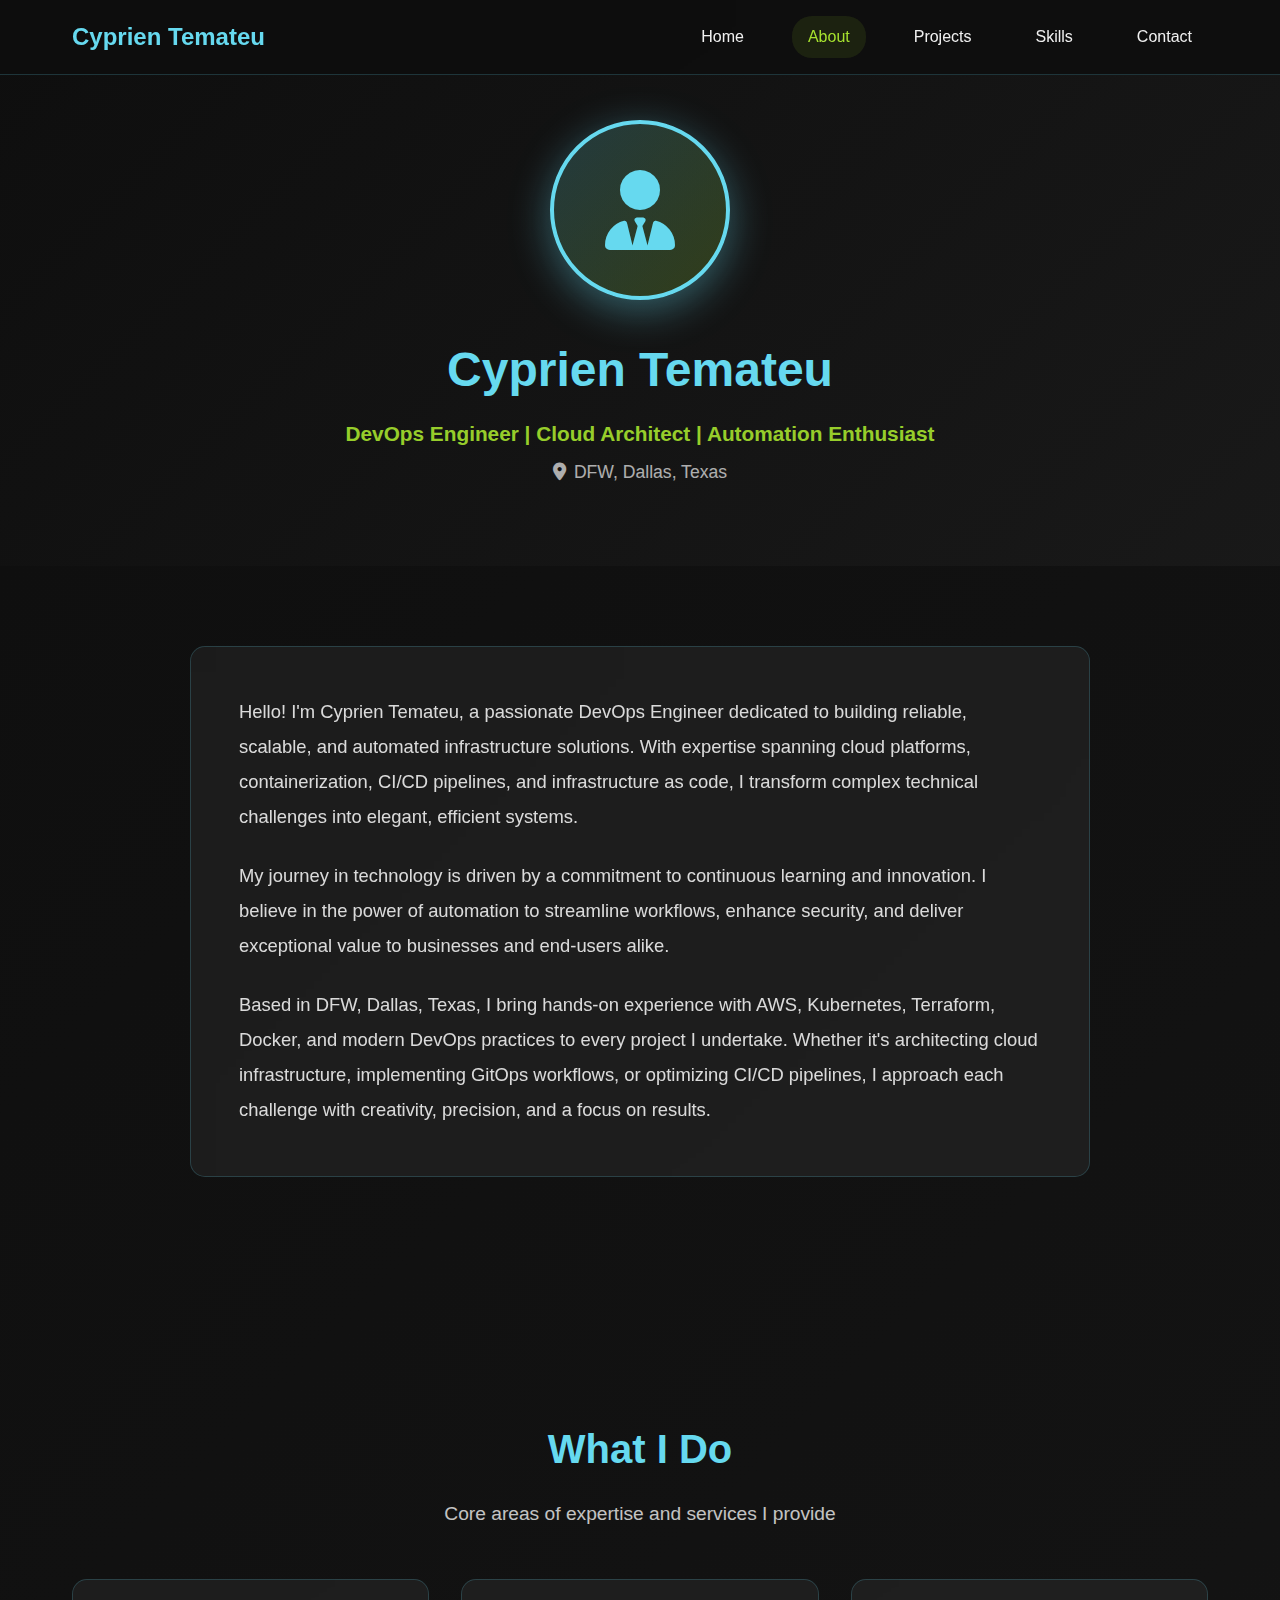
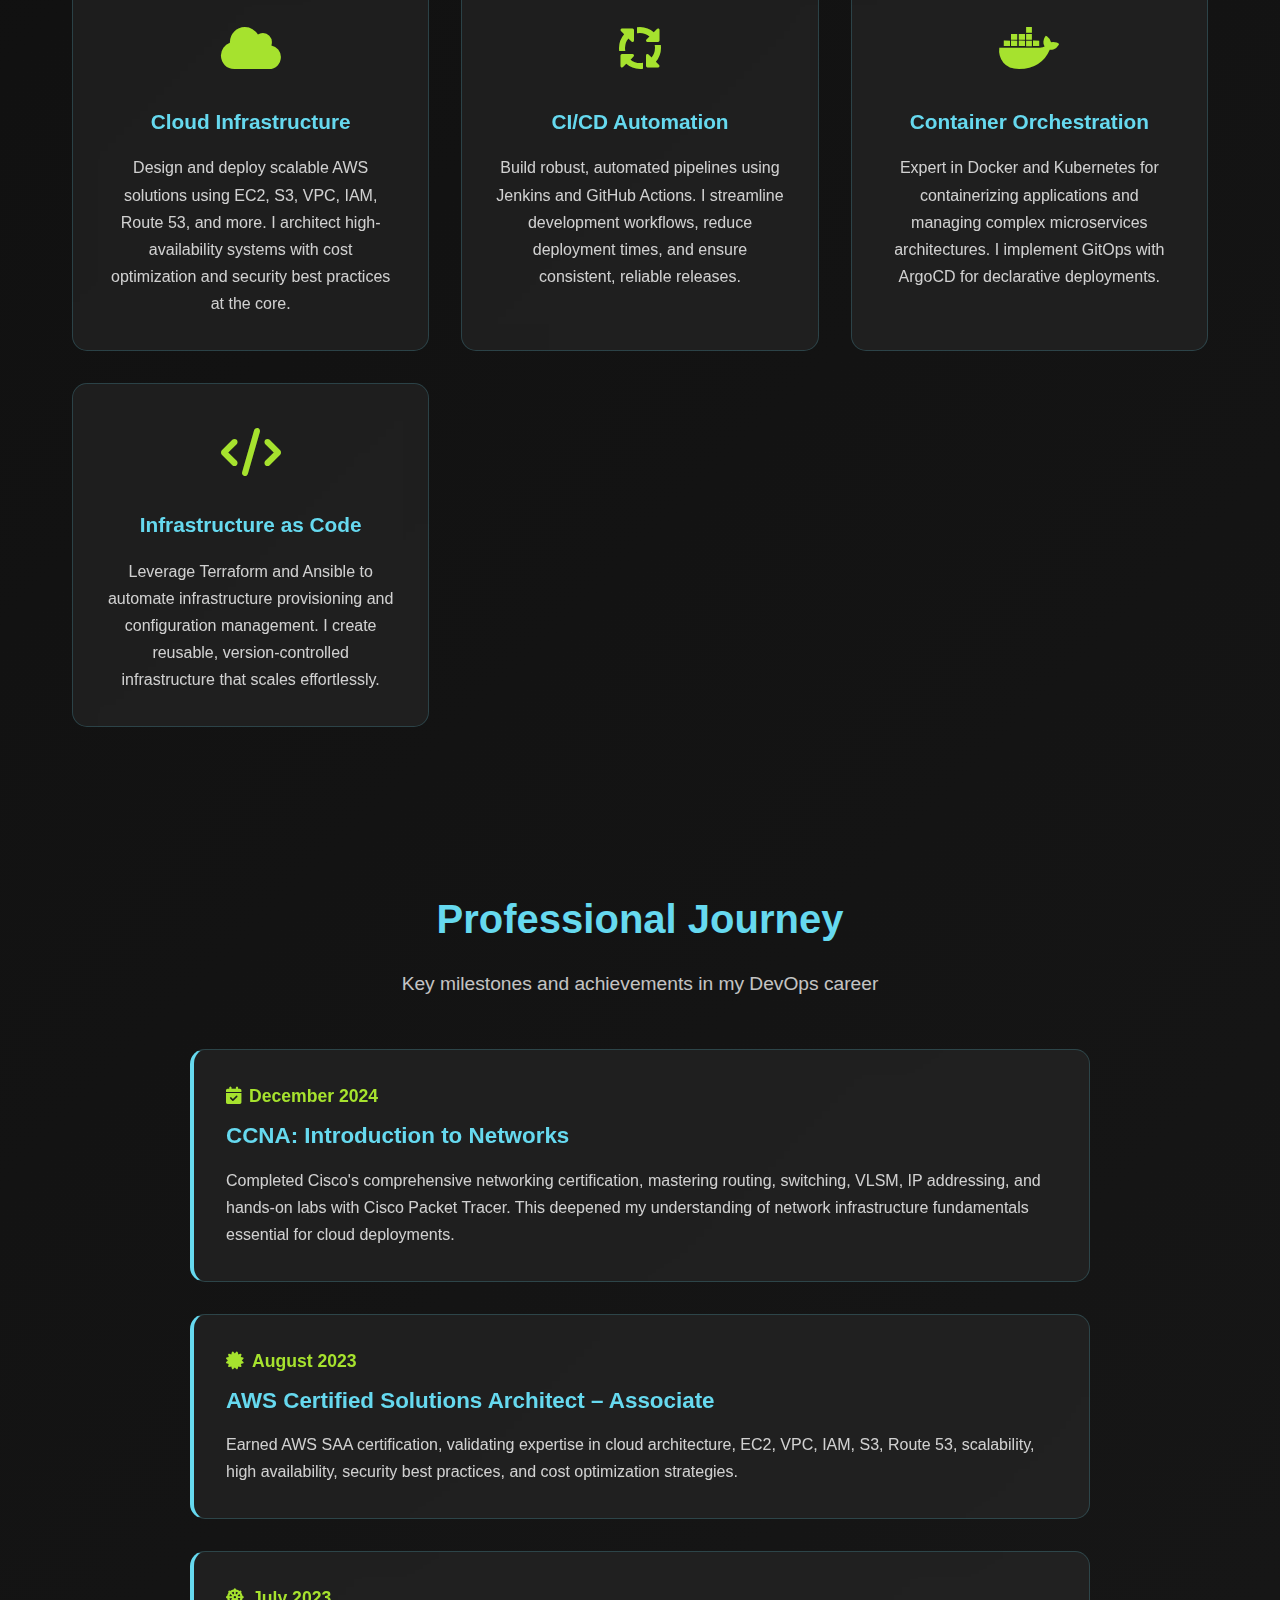
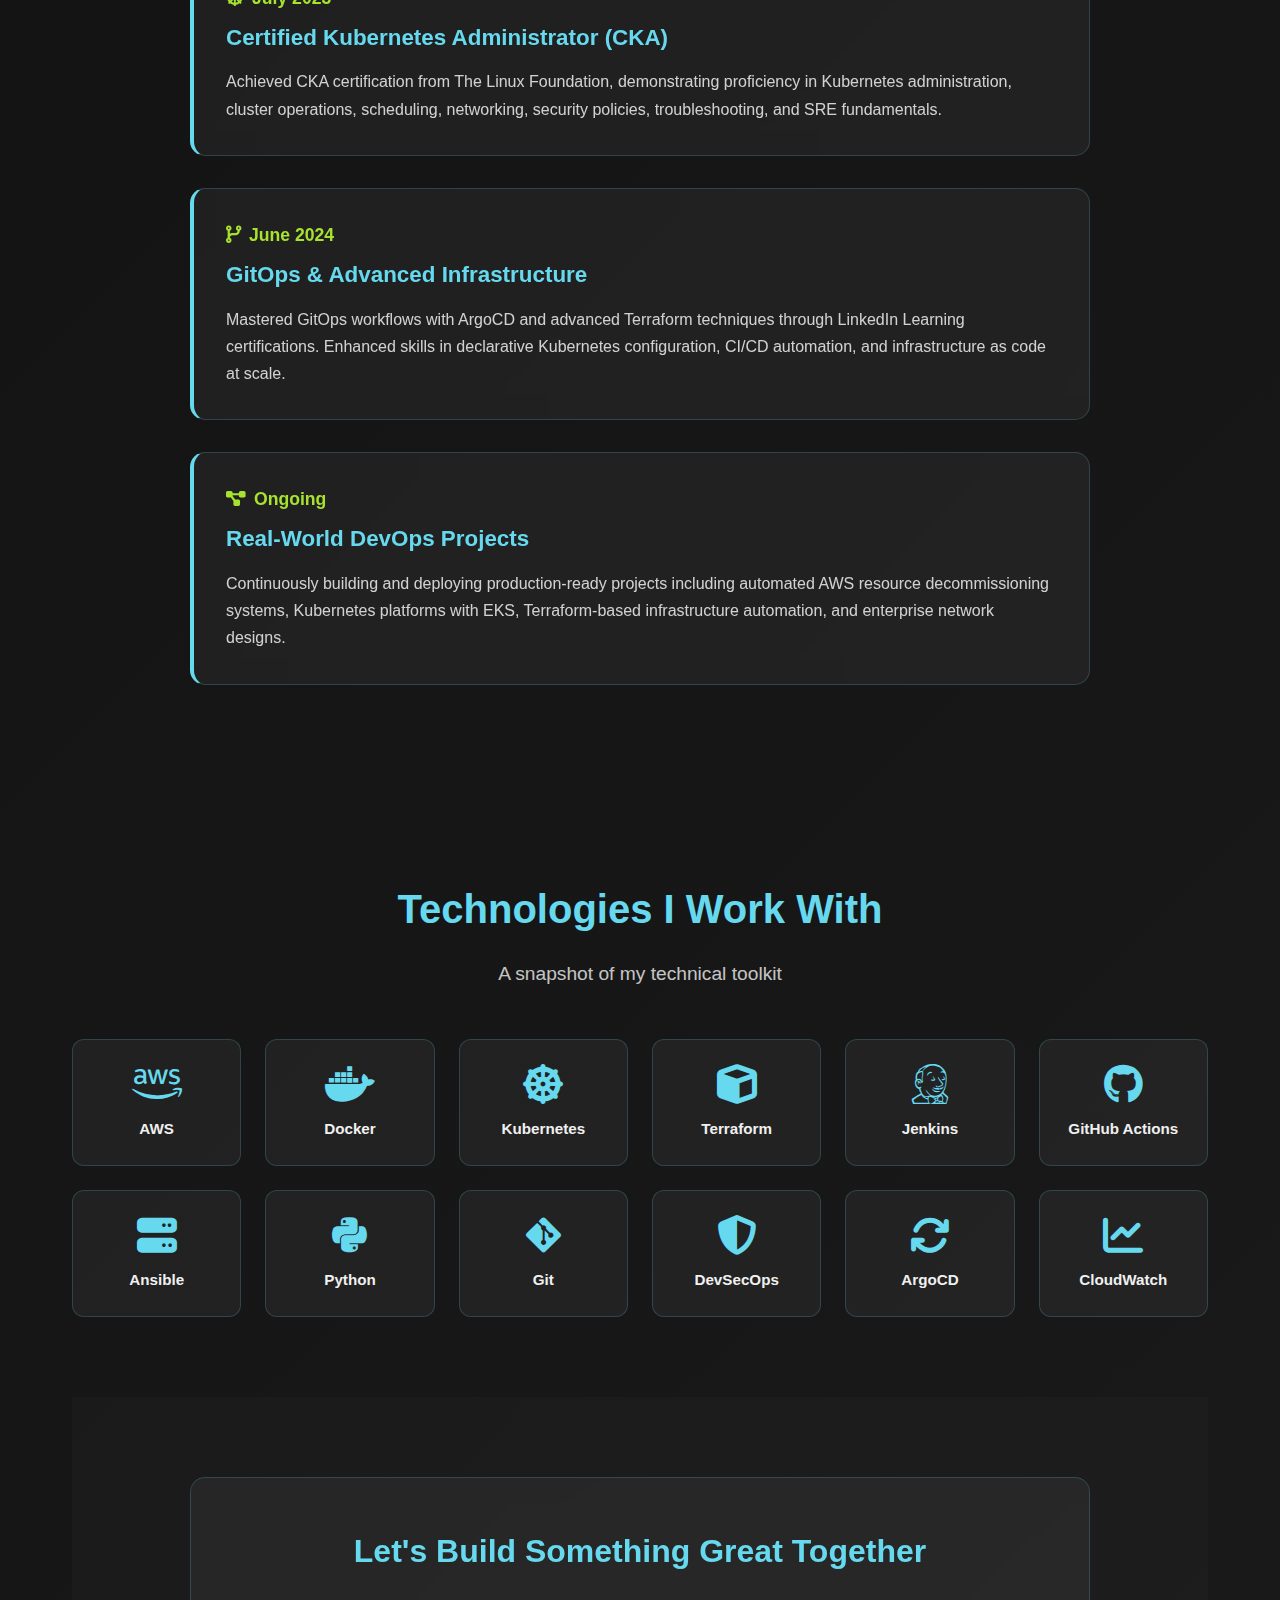
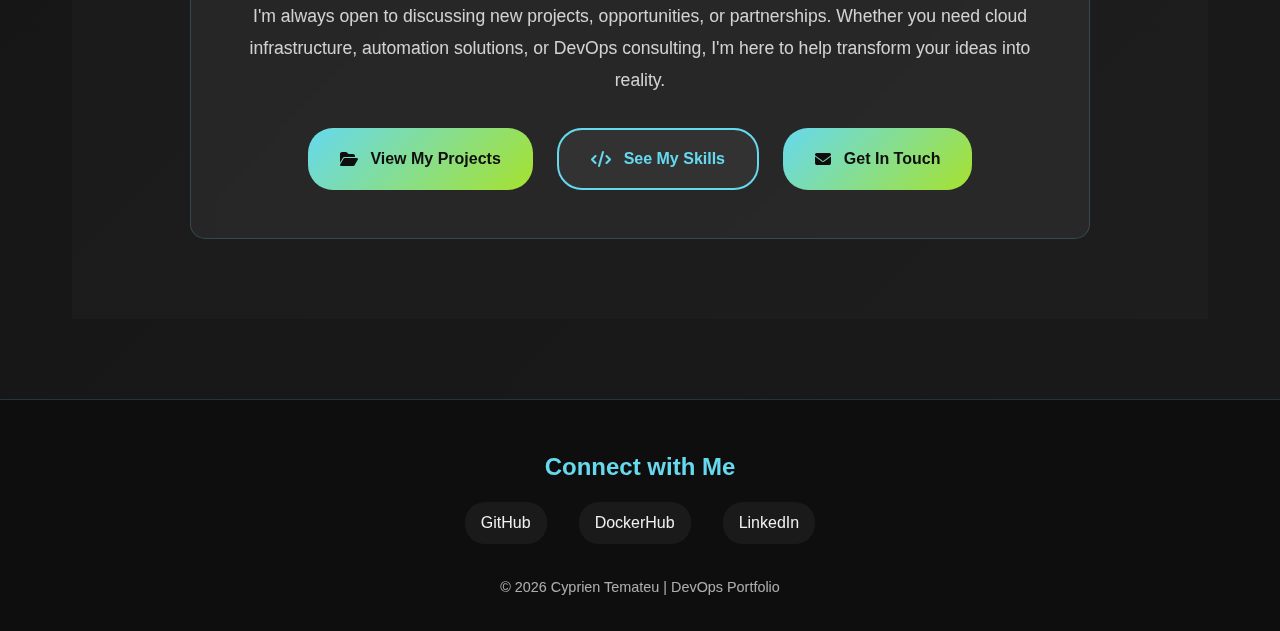
<file: test-files/about.html>
<!DOCTYPE html>
<html lang="en">
<head>
  <meta charset="UTF-8">
  <meta name="viewport" content="width=device-width, initial-scale=1.0">
  <title>About • Cyprien Temateu</title>
  <meta name="description" content="Learn about Cyprien Temateu - DevOps Engineer specializing in cloud infrastructure, automation, and container orchestration.">
  <link rel="icon" href="favicon.ico" type="image/x-icon">
  <!-- Font Awesome for icons -->
  <link rel="stylesheet" href="https://cdnjs.cloudflare.com/ajax/libs/font-awesome/6.4.0/css/all.min.css">
  <style>
    * { margin: 0; padding: 0; box-sizing: border-box; }
    body { font-family: 'Segoe UI', Tahoma, Geneva, Verdana, sans-serif; background: linear-gradient(135deg, #0e0e0e 0%, #1a1a1a 100%); color: #f0f0f0; line-height: 1.6; overflow-x: hidden; }
    .header-nav { position: fixed; top: 0; left: 0; right: 0; background: rgba(14,14,14,0.95); backdrop-filter: blur(10px); border-bottom: 1px solid rgba(102,217,239,0.2); z-index: 1000; padding: 1rem 0; }
    .nav-container { max-width: 1200px; margin: 0 auto; padding: 0 2rem; display: flex; justify-content: space-between; align-items: center; }
    .nav-logo { font-size: 1.5rem; font-weight: 700; color: #66d9ef; text-decoration: none; }
    .nav-links { display: flex; gap: 2rem; align-items: center; }
    .nav-link { color: #f0f0f0; text-decoration: none; font-weight: 500; transition: all 0.3s ease; padding: 0.5rem 1rem; border-radius: 20px; }
    .nav-link:hover { color: #66d9ef; background: rgba(102,217,239,0.1); }
    .nav-link.active { color: #a6e22e; background: rgba(166,226,46,0.1); }
    .mobile-menu-btn { display: none; background: none; border: none; color: #66d9ef; font-size: 1.5rem; cursor: pointer; padding: 0.5rem; }

    .hero-section { padding: 120px 0 80px; background: linear-gradient(135deg, rgba(14,14,14,0.85), rgba(26,26,26,0.85)); text-align:center; }
    .hero-content { display: flex; flex-direction: column; align-items: center; gap: 2rem; }
    .hero-image { width: 180px; height: 180px; border-radius: 50%; border: 4px solid #66d9ef; box-shadow: 0 10px 40px rgba(102,217,239,0.4); display: flex; align-items: center; justify-content: center; background: linear-gradient(135deg, rgba(102,217,239,0.2), rgba(166,226,46,0.2)); }
    .hero-image i { font-size: 5rem; color: #66d9ef; }
    .hero-title { font-size: 3rem; font-weight:700; color:#66d9ef; margin-bottom:0.5rem; }
    .hero-subtitle { font-size:1.3rem; color:#a6e22e; opacity:0.9; font-weight: 600; margin-bottom: 0.5rem; }
    .hero-location { font-size:1.1rem; color:#f0f0f0; opacity:0.7; display: flex; align-items: center; gap: 0.5rem; justify-content: center; }

    .main-content { max-width: 1200px; margin: 0 auto; padding: 0 2rem; }
    .skills-section { padding:5rem 0; }
    .section-header { text-align:center; margin-bottom:3rem; }
    .section-title { font-size:2.5rem; font-weight:700; color:#66d9ef; margin-bottom:1rem; }
    .section-subtitle { font-size:1.2rem; color:#f0f0f0; opacity:0.8; max-width:800px; margin:0 auto; line-height: 1.8; }

    .intro-section { max-width: 900px; margin: 0 auto; background: rgba(255,255,255,0.05); backdrop-filter: blur(10px); border:1px solid rgba(102,217,239,0.2); border-radius:15px; padding:3rem; margin-bottom: 5rem; }
    .intro-text { font-size: 1.15rem; line-height: 1.9; color: #f0f0f0; opacity: 0.9; margin-bottom: 1.5rem; }
    .intro-text:last-child { margin-bottom: 0; }

    .skills-grid { display:grid; grid-template-columns:repeat(auto-fit, minmax(280px,1fr)); gap:2rem; }
    .skill-category { background: rgba(255,255,255,0.05); backdrop-filter: blur(10px); border:1px solid rgba(102,217,239,0.2); border-radius:15px; padding:2rem; transition: all 0.3s ease; text-align: center; }
    .skill-category:hover { transform: translateY(-5px); border-color:#66d9ef; box-shadow:0 15px 40px rgba(102,217,239,0.2); }
    .skill-category-icon { font-size:3rem; color:#a6e22e; margin-bottom:1rem; }
    .skill-category-title { color:#66d9ef; font-size:1.3rem; font-weight:600; margin-bottom:1rem; }
    .skill-category-text { color:#f0f0f0; opacity:0.85; font-size:1rem; line-height:1.7; }

    /* Journey Timeline */
    .journey-container { max-width: 900px; margin: 0 auto; }
    .journey-item { background: rgba(255,255,255,0.05); backdrop-filter: blur(10px); border:1px solid rgba(102,217,239,0.2); border-radius:15px; padding:2rem; margin-bottom:2rem; border-left: 4px solid #66d9ef; transition: all 0.3s ease; }
    .journey-item:hover { transform: translateX(10px); border-left-color: #a6e22e; box-shadow:0 10px 30px rgba(102,217,239,0.2); }
    .journey-year { color:#a6e22e; font-size:1.1rem; font-weight:700; margin-bottom:0.5rem; display: flex; align-items: center; gap: 0.5rem; }
    .journey-title { color:#66d9ef; font-size:1.4rem; font-weight:600; margin-bottom:0.8rem; }
    .journey-description { color:#f0f0f0; opacity:0.85; line-height:1.7; }

    /* Tech Stack */
    .tech-grid { display:grid; grid-template-columns:repeat(auto-fit, minmax(150px,1fr)); gap:1.5rem; }
    .tech-item { background: rgba(255,255,255,0.05); border:1px solid rgba(102,217,239,0.2); border-radius:12px; padding:1.5rem 1rem; text-align:center; transition: all 0.3s ease; }
    .tech-item:hover { transform: translateY(-3px); border-color:#a6e22e; background: rgba(166,226,46,0.05); }
    .tech-item i { font-size:2.5rem; color:#66d9ef; margin-bottom:0.8rem; }
    .tech-name { color:#f0f0f0; font-weight:600; font-size:0.95rem; }

    /* CTA Section */
    .cta-section { padding:5rem 0; background: rgba(255,255,255,0.02); }
    .cta-container { max-width: 900px; margin: 0 auto; background: rgba(255,255,255,0.05); backdrop-filter: blur(10px); border:1px solid rgba(102,217,239,0.2); border-radius:15px; padding:3rem; text-align:center; }
    .cta-title { color:#66d9ef; font-size:2rem; font-weight:600; margin-bottom:1.5rem; }
    .cta-text { color:#f0f0f0; opacity:0.85; font-size:1.1rem; margin-bottom:2rem; line-height:1.8; }
    .cta-buttons { display:flex; gap:1.5rem; justify-content:center; flex-wrap:wrap; }
    .cta-button { display:inline-flex; align-items:center; gap:0.8rem; padding:1rem 2rem; background:linear-gradient(135deg,#66d9ef,#a6e22e); color:#0e0e0e; font-size:1rem; font-weight:600; text-decoration:none; border-radius:25px; transition:all 0.3s ease; }
    .cta-button:hover { transform:translateY(-3px); box-shadow:0 8px 30px rgba(102,217,239,0.4); }
    .cta-button-secondary { background:rgba(255,255,255,0.05); border:2px solid #66d9ef; color:#66d9ef; }
    .cta-button-secondary:hover { background:rgba(102,217,239,0.1); border-color:#a6e22e; color:#a6e22e; }

    .footer { background: rgba(14,14,14,0.95); backdrop-filter: blur(10px); border-top:1px solid rgba(102,217,239,0.2); padding:3rem 0 2rem; text-align:center; margin-top:5rem; }
    .footer-content { max-width:1200px; margin:0 auto; padding:0 2rem; }
    .footer-title { color:#66d9ef; font-size:1.5rem; font-weight:600; margin-bottom:1rem; }
    .social-links { display:flex; justify-content:center; gap:2rem; margin-bottom:2rem; }
    .social-link { color:#f0f0f0; text-decoration:none; font-weight:500; padding:0.5rem 1rem; border-radius:20px; transition:all 0.3s ease; background: rgba(255,255,255,0.05); }
    .social-link:hover { color:#66d9ef; background: rgba(102,217,239,0.1); transform:translateY(-2px); }
    .footer-text { color:#f0f0f0; opacity:0.7; font-size:0.9rem; }

    @media (max-width:768px) { 
      .nav-links{display:none;} 
      .mobile-menu-btn{display:block;} 
      .skills-grid{grid-template-columns:1fr;} 
      .tech-grid{grid-template-columns:repeat(auto-fit, minmax(120px,1fr));}
      .cta-buttons{flex-direction:column;}
    }
    @media (max-width:480px) { 
      .main-content{padding:0 1rem;} 
      .hero-title{font-size:2rem;} 
      .section-title{font-size:2rem;} 
      .intro-section{padding:2rem 1.5rem;}
    }
  </style>
</head>
<body>

  <header class="header-nav">
    <div class="nav-container">
      <a href="index.html" class="nav-logo">Cyprien Temateu</a>
      <nav class="nav-links">
        <a href="index.html" class="nav-link">Home</a>
        <a href="about.html" class="nav-link active">About</a>
        <a href="projects.html" class="nav-link">Projects</a>
        <a href="skills.html" class="nav-link">Skills</a>
        <a href="contact.html" class="nav-link">Contact</a>
      </nav>
      <button class="mobile-menu-btn" onclick="toggleSidebar()">☰</button>
    </div>
  </header>

  <!-- Hero Section -->
  <section class="hero-section">
    <div class="hero-content">
      <div class="hero-image">
        <i class="fa-solid fa-user-tie"></i>
      </div>
      <div>
        <h1 class="hero-title">Cyprien Temateu</h1>
        <p class="hero-subtitle">DevOps Engineer | Cloud Architect | Automation Enthusiast</p>
        <p class="hero-location">
          <i class="fa-solid fa-location-dot"></i>
          DFW, Dallas, Texas
        </p>
      </div>
    </div>
  </section>

  <main class="main-content">
    
    <!-- Who I Am Section -->
    <section class="skills-section">
      <div class="intro-section">
        <p class="intro-text">
          Hello! I'm Cyprien Temateu, a passionate DevOps Engineer dedicated to building reliable, scalable, and automated infrastructure solutions. With expertise spanning cloud platforms, containerization, CI/CD pipelines, and infrastructure as code, I transform complex technical challenges into elegant, efficient systems.
        </p>
        <p class="intro-text">
          My journey in technology is driven by a commitment to continuous learning and innovation. I believe in the power of automation to streamline workflows, enhance security, and deliver exceptional value to businesses and end-users alike.
        </p>
        <p class="intro-text">
          Based in DFW, Dallas, Texas, I bring hands-on experience with AWS, Kubernetes, Terraform, Docker, and modern DevOps practices to every project I undertake. Whether it's architecting cloud infrastructure, implementing GitOps workflows, or optimizing CI/CD pipelines, I approach each challenge with creativity, precision, and a focus on results.
        </p>
      </div>
    </section>

    <!-- What I Do Section -->
    <section class="skills-section">
      <div class="section-header">
        <h2 class="section-title">What I Do</h2>
        <p class="section-subtitle">Core areas of expertise and services I provide</p>
      </div>

      <div class="skills-grid">
        <div class="skill-category">
          <div class="skill-category-icon">
            <i class="fa-solid fa-cloud"></i>
          </div>
          <h3 class="skill-category-title">Cloud Infrastructure</h3>
          <p class="skill-category-text">
            Design and deploy scalable AWS solutions using EC2, S3, VPC, IAM, Route 53, and more. I architect high-availability systems with cost optimization and security best practices at the core.
          </p>
        </div>

        <div class="skill-category">
          <div class="skill-category-icon">
            <i class="fa-solid fa-arrows-spin"></i>
          </div>
          <h3 class="skill-category-title">CI/CD Automation</h3>
          <p class="skill-category-text">
            Build robust, automated pipelines using Jenkins and GitHub Actions. I streamline development workflows, reduce deployment times, and ensure consistent, reliable releases.
          </p>
        </div>

        <div class="skill-category">
          <div class="skill-category-icon">
            <i class="fa-brands fa-docker"></i>
          </div>
          <h3 class="skill-category-title">Container Orchestration</h3>
          <p class="skill-category-text">
            Expert in Docker and Kubernetes for containerizing applications and managing complex microservices architectures. I implement GitOps with ArgoCD for declarative deployments.
          </p>
        </div>

        <div class="skill-category">
          <div class="skill-category-icon">
            <i class="fa-solid fa-code"></i>
          </div>
          <h3 class="skill-category-title">Infrastructure as Code</h3>
          <p class="skill-category-text">
            Leverage Terraform and Ansible to automate infrastructure provisioning and configuration management. I create reusable, version-controlled infrastructure that scales effortlessly.
          </p>
        </div>
      </div>
    </section>

    <!-- Professional Journey Section -->
    <section class="skills-section">
      <div class="section-header">
        <h2 class="section-title">Professional Journey</h2>
        <p class="section-subtitle">Key milestones and achievements in my DevOps career</p>
      </div>

      <div class="journey-container">
        <div class="journey-item">
          <div class="journey-year">
            <i class="fa-solid fa-calendar-check"></i>
            December 2024
          </div>
          <h3 class="journey-title">CCNA: Introduction to Networks</h3>
          <p class="journey-description">
            Completed Cisco's comprehensive networking certification, mastering routing, switching, VLSM, IP addressing, and hands-on labs with Cisco Packet Tracer. This deepened my understanding of network infrastructure fundamentals essential for cloud deployments.
          </p>
        </div>

        <div class="journey-item">
          <div class="journey-year">
            <i class="fa-solid fa-certificate"></i>
            August 2023
          </div>
          <h3 class="journey-title">AWS Certified Solutions Architect – Associate</h3>
          <p class="journey-description">
            Earned AWS SAA certification, validating expertise in cloud architecture, EC2, VPC, IAM, S3, Route 53, scalability, high availability, security best practices, and cost optimization strategies.
          </p>
        </div>

        <div class="journey-item">
          <div class="journey-year">
            <i class="fa-solid fa-dharmachakra"></i>
            July 2023
          </div>
          <h3 class="journey-title">Certified Kubernetes Administrator (CKA)</h3>
          <p class="journey-description">
            Achieved CKA certification from The Linux Foundation, demonstrating proficiency in Kubernetes administration, cluster operations, scheduling, networking, security policies, troubleshooting, and SRE fundamentals.
          </p>
        </div>

        <div class="journey-item">
          <div class="journey-year">
            <i class="fa-solid fa-code-branch"></i>
            June 2024
          </div>
          <h3 class="journey-title">GitOps & Advanced Infrastructure</h3>
          <p class="journey-description">
            Mastered GitOps workflows with ArgoCD and advanced Terraform techniques through LinkedIn Learning certifications. Enhanced skills in declarative Kubernetes configuration, CI/CD automation, and infrastructure as code at scale.
          </p>
        </div>

        <div class="journey-item">
          <div class="journey-year">
            <i class="fa-solid fa-project-diagram"></i>
            Ongoing
          </div>
          <h3 class="journey-title">Real-World DevOps Projects</h3>
          <p class="journey-description">
            Continuously building and deploying production-ready projects including automated AWS resource decommissioning systems, Kubernetes platforms with EKS, Terraform-based infrastructure automation, and enterprise network designs.
          </p>
        </div>
      </div>
    </section>

    <!-- Tech Stack Section -->
    <section class="skills-section">
      <div class="section-header">
        <h2 class="section-title">Technologies I Work With</h2>
        <p class="section-subtitle">A snapshot of my technical toolkit</p>
      </div>

      <div class="tech-grid">
        <div class="tech-item">
          <i class="fa-brands fa-aws"></i>
          <div class="tech-name">AWS</div>
        </div>
        <div class="tech-item">
          <i class="fa-brands fa-docker"></i>
          <div class="tech-name">Docker</div>
        </div>
        <div class="tech-item">
          <i class="fa-solid fa-dharmachakra"></i>
          <div class="tech-name">Kubernetes</div>
        </div>
        <div class="tech-item">
          <i class="fa-solid fa-cube"></i>
          <div class="tech-name">Terraform</div>
        </div>
        <div class="tech-item">
          <i class="fa-brands fa-jenkins"></i>
          <div class="tech-name">Jenkins</div>
        </div>
        <div class="tech-item">
          <i class="fa-brands fa-github"></i>
          <div class="tech-name">GitHub Actions</div>
        </div>
        <div class="tech-item">
          <i class="fa-solid fa-server"></i>
          <div class="tech-name">Ansible</div>
        </div>
        <div class="tech-item">
          <i class="fa-brands fa-python"></i>
          <div class="tech-name">Python</div>
        </div>
        <div class="tech-item">
          <i class="fa-brands fa-git-alt"></i>
          <div class="tech-name">Git</div>
        </div>
        <div class="tech-item">
          <i class="fa-solid fa-shield-halved"></i>
          <div class="tech-name">DevSecOps</div>
        </div>
        <div class="tech-item">
          <i class="fa-solid fa-arrows-rotate"></i>
          <div class="tech-name">ArgoCD</div>
        </div>
        <div class="tech-item">
          <i class="fa-solid fa-chart-line"></i>
          <div class="tech-name">CloudWatch</div>
        </div>
      </div>
    </section>

    <!-- Call to Action Section -->
    <section class="cta-section">
      <div class="cta-container">
        <h2 class="cta-title">Let's Build Something Great Together</h2>
        <p class="cta-text">
          I'm always open to discussing new projects, opportunities, or partnerships. Whether you need cloud infrastructure, automation solutions, or DevOps consulting, I'm here to help transform your ideas into reality.
        </p>
        <div class="cta-buttons">
          <a href="projects.html" class="cta-button">
            <i class="fa-solid fa-folder-open"></i>
            View My Projects
          </a>
          <a href="skills.html" class="cta-button cta-button-secondary">
            <i class="fa-solid fa-code"></i>
            See My Skills
          </a>
          <a href="contact.html" class="cta-button">
            <i class="fa-solid fa-envelope"></i>
            Get In Touch
          </a>
        </div>
      </div>
    </section>

  </main>

  <footer class="footer">
    <div class="footer-content">
      <h3 class="footer-title">Connect with Me</h3>
      <div class="social-links">
        <a href="https://github.com/cyprientemateu" target="_blank" class="social-link">GitHub</a>
        <a href="https://hub.docker.com/u/cyprientemateu" target="_blank" class="social-link">DockerHub</a>
        <a href="https://linkedin.com/in/cctemateu/" target="_blank" class="social-link">LinkedIn</a>
      </div>
      <p class="footer-text">&copy; 2026 Cyprien Temateu | DevOps Portfolio</p>
    </div>
  </footer>

  <script>
    function toggleSidebar(){document.getElementById('sidebar').classList.toggle('open');document.getElementById('sidebar-overlay').classList.toggle('active');}
    function closeSidebar(){document.getElementById('sidebar').classList.remove('open');document.getElementById('sidebar-overlay').classList.remove('active');}
    document.querySelectorAll('.sidebar-nav-item').forEach(link=>{link.addEventListener('click',closeSidebar);});
  </script>

</body>
</html>
</file>
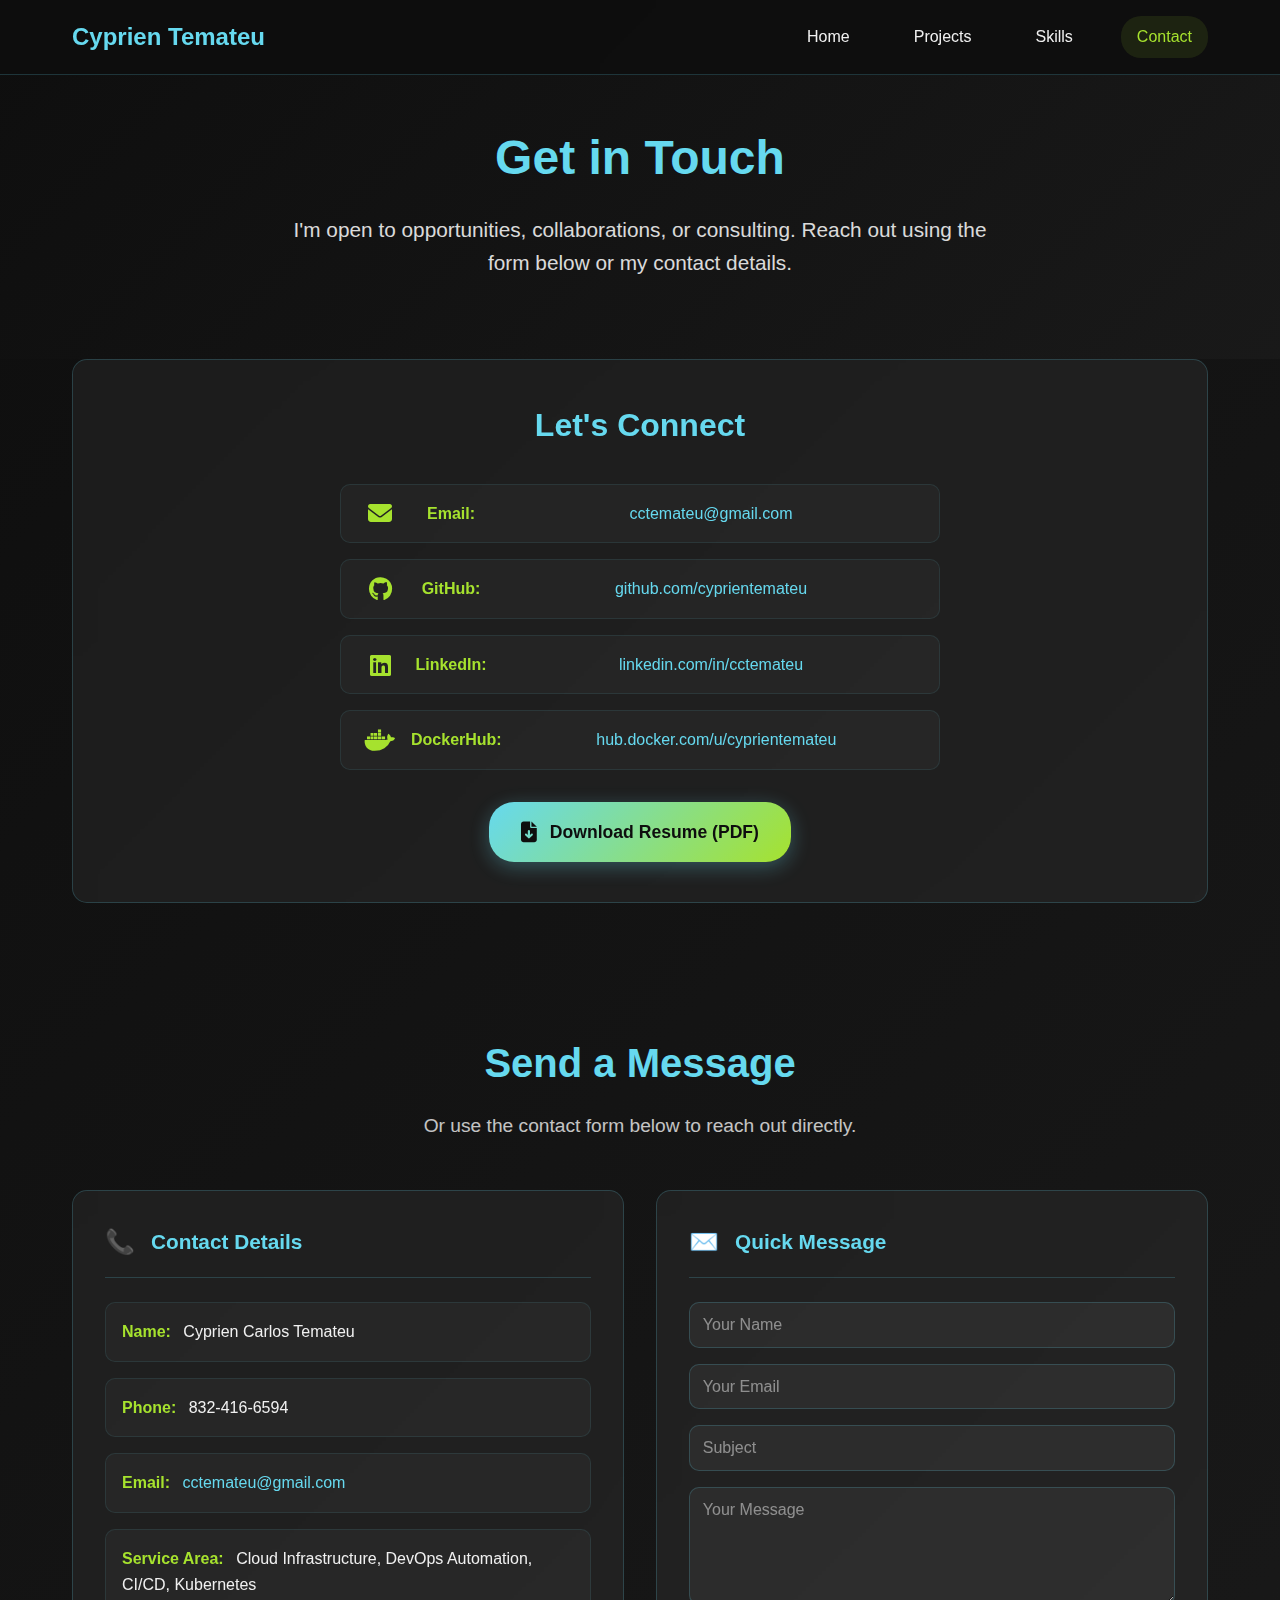
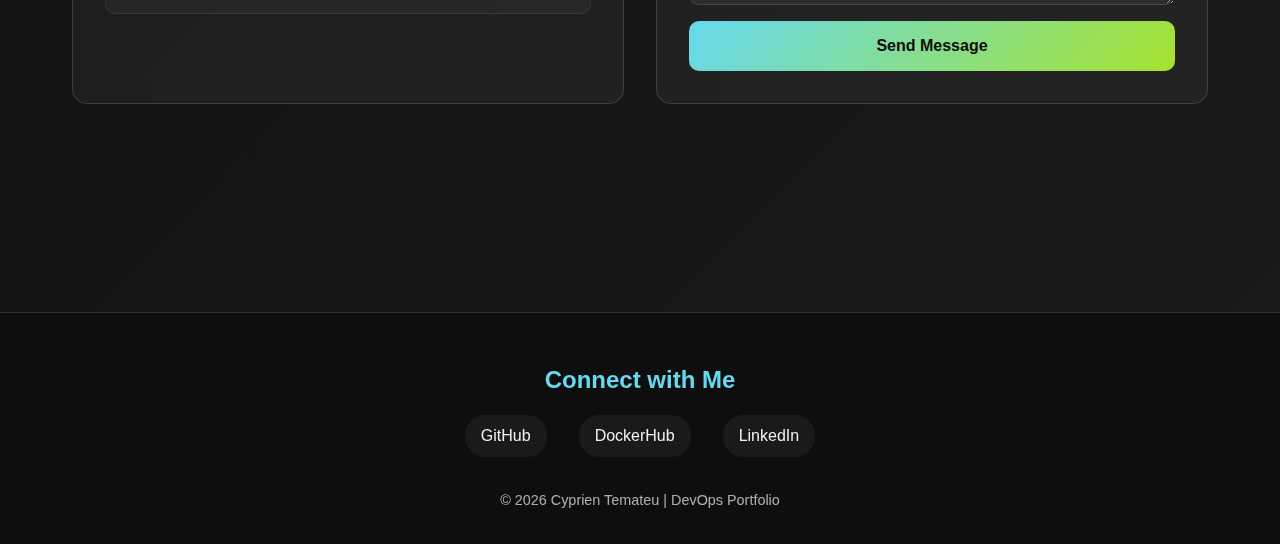
<file: test-files/contact copy.html>
<!DOCTYPE html>
<html lang="en">
<head>
  <meta charset="UTF-8">
  <meta name="viewport" content="width=device-width, initial-scale=1.0">
  <title>Contact • Cyprien Temateu</title>
  <meta name="description" content="Contact Cyprien Temateu for DevOps projects or consulting.">
  <link rel="icon" href="favicon.ico" type="image/x-icon">
  <!-- Font Awesome for icons -->
  <link rel="stylesheet" href="https://cdnjs.cloudflare.com/ajax/libs/font-awesome/6.4.0/css/all.min.css">
  <style>
    * { margin: 0; padding: 0; box-sizing: border-box; }
    body { font-family: 'Segoe UI', Tahoma, Geneva, Verdana, sans-serif; background: linear-gradient(135deg, #0e0e0e 0%, #1a1a1a 100%); color: #f0f0f0; line-height: 1.6; overflow-x: hidden; }
    .header-nav { position: fixed; top: 0; left: 0; right: 0; background: rgba(14,14,14,0.95); backdrop-filter: blur(10px); border-bottom: 1px solid rgba(102,217,239,0.2); z-index: 1000; padding: 1rem 0; }
    .nav-container { max-width: 1200px; margin: 0 auto; padding: 0 2rem; display: flex; justify-content: space-between; align-items: center; }
    .nav-logo { font-size: 1.5rem; font-weight: 700; color: #66d9ef; text-decoration: none; }
    .nav-links { display: flex; gap: 2rem; align-items: center; }
    .nav-link { color: #f0f0f0; text-decoration: none; font-weight: 500; transition: all 0.3s ease; padding: 0.5rem 1rem; border-radius: 20px; }
    .nav-link:hover { color: #66d9ef; background: rgba(102,217,239,0.1); }
    .nav-link.active { color: #a6e22e; background: rgba(166,226,46,0.1); }
    .mobile-menu-btn { display: none; background: none; border: none; color: #66d9ef; font-size: 1.5rem; cursor: pointer; padding: 0.5rem; }

    .hero-section { padding: 120px 0 80px; background: linear-gradient(135deg, rgba(14,14,14,0.85), rgba(26,26,26,0.85)); text-align:center; }
    .hero-title { font-size: 3rem; font-weight:700; color:#66d9ef; margin-bottom:1rem; }
    .hero-subtitle { font-size:1.3rem; color:#f0f0f0; opacity:0.9; max-width:700px; margin:0 auto; }

    .main-content { max-width: 1200px; margin: 0 auto; padding: 0 2rem; }
    .skills-section { padding:5rem 0; }
    .section-header { text-align:center; margin-bottom:3rem; }
    .section-title { font-size:2.5rem; font-weight:700; color:#66d9ef; margin-bottom:1rem; }
    .section-subtitle { font-size:1.2rem; color:#f0f0f0; opacity:0.8; max-width:600px; margin:0 auto; }

    .skills-grid { display:grid; grid-template-columns:repeat(auto-fit, minmax(300px,1fr)); gap:2rem; margin-bottom:3rem; }
    .skill-category { background: rgba(255,255,255,0.05); backdrop-filter: blur(10px); border:1px solid rgba(102,217,239,0.2); border-radius:15px; padding:2rem; transition: all 0.3s ease; }
    .skill-category:hover { transform: translateY(-5px); border-color:#66d9ef; box-shadow:0 15px 40px rgba(102,217,239,0.2); }
    .skill-category-header { display:flex; align-items:center; margin-bottom:1.5rem; padding-bottom:1rem; border-bottom:1px solid rgba(102,217,239,0.2); }
    .skill-category-icon { font-size:1.5rem; margin-right:1rem; color:#a6e22e; }
    .skill-category-title { color:#66d9ef; font-size:1.3rem; font-weight:600; }
    
    .contact-item { margin-bottom:1rem; padding:1rem; background: rgba(255,255,255,0.03); border-radius:10px; border:1px solid rgba(102,217,239,0.1); }
    .contact-item:last-child { margin-bottom:0; }
    .contact-item strong { color:#a6e22e; margin-right:0.5rem; }
    .contact-item a { color:#66d9ef; text-decoration:none; transition:all 0.3s ease; }
    .contact-item a:hover { color:#a6e22e; text-decoration:underline; }
    
    .contact-form { display:flex; flex-direction:column; gap:1rem; }
    .contact-form input, .contact-form textarea { padding:0.8rem; border-radius:10px; border:1px solid rgba(102,217,239,0.2); background:rgba(255,255,255,0.05); color:#f0f0f0; font-family: 'Segoe UI', Tahoma, Geneva, Verdana, sans-serif; font-size:1rem; transition:all 0.3s ease; }
    .contact-form input:focus, .contact-form textarea:focus { outline:none; border-color:#66d9ef; background:rgba(255,255,255,0.08); }
    .contact-form input::placeholder, .contact-form textarea::placeholder { color:#f0f0f0; opacity:0.5; }
    .contact-form button { padding:1rem; border:none; border-radius:10px; background:linear-gradient(135deg,#66d9ef,#a6e22e); color:#0e0e0e; font-weight:600; font-size:1rem; cursor:pointer; transition:all 0.3s ease; }
    .contact-form button:hover { transform:translateY(-2px); box-shadow:0 5px 15px rgba(102,217,239,0.3); }

    /* Contact Links Section */
    .connect-section { background: rgba(255,255,255,0.05); backdrop-filter: blur(10px); border:1px solid rgba(102,217,239,0.2); border-radius:15px; padding:2.5rem; margin-bottom:3rem; text-align:center; }
    .connect-title { color:#66d9ef; font-size:2rem; font-weight:600; margin-bottom:2rem; }
    .contact-list { list-style:none; padding:0; margin:0 0 2rem 0; max-width:600px; margin-left:auto; margin-right:auto; }
    .contact-list li { display:flex; align-items:center; gap:1rem; padding:1rem 1.5rem; margin-bottom:1rem; background: rgba(255,255,255,0.03); border-radius:10px; border:1px solid rgba(102,217,239,0.1); transition:all 0.3s ease; }
    .contact-list li:hover { transform:translateX(5px); border-color:#66d9ef; background: rgba(102,217,239,0.05); }
    .contact-list li i { font-size:1.5rem; color:#a6e22e; min-width:30px; text-align:center; }
    .contact-list li strong { color:#a6e22e; min-width:80px; }
    .contact-list li a { color:#66d9ef; text-decoration:none; transition:all 0.3s ease; flex:1; }
    .contact-list li a:hover { color:#f0f0f0; }

    /* Resume Button */
    .resume-button { display:inline-flex; align-items:center; gap:0.8rem; padding:1rem 2rem; background:linear-gradient(135deg,#66d9ef,#a6e22e); color:#0e0e0e; font-size:1.1rem; font-weight:600; text-decoration:none; border-radius:25px; transition:all 0.3s ease; box-shadow:0 5px 20px rgba(102,217,239,0.3); }
    .resume-button:hover { transform:translateY(-3px); box-shadow:0 8px 30px rgba(102,217,239,0.5); }
    .resume-button i { font-size:1.3rem; }

    .footer { background: rgba(14,14,14,0.95); backdrop-filter: blur(10px); border-top:1px solid rgba(102,217,239,0.2); padding:3rem 0 2rem; text-align:center; margin-top:5rem; }
    .footer-content { max-width:1200px; margin:0 auto; padding:0 2rem; }
    .footer-title { color:#66d9ef; font-size:1.5rem; font-weight:600; margin-bottom:1rem; }
    .social-links { display:flex; justify-content:center; gap:2rem; margin-bottom:2rem; }
    .social-link { color:#f0f0f0; text-decoration:none; font-weight:500; padding:0.5rem 1rem; border-radius:20px; transition:all 0.3s ease; background: rgba(255,255,255,0.05); }
    .social-link:hover { color:#66d9ef; background: rgba(102,217,239,0.1); transform:translateY(-2px); }
    .footer-text { color:#f0f0f0; opacity:0.7; font-size:0.9rem; }

    @media (max-width:768px) { 
      .nav-links{display:none;} 
      .mobile-menu-btn{display:block;} 
      .skills-grid{grid-template-columns:1fr;} 
      .contact-list li { flex-direction:column; text-align:center; }
      .contact-list li strong { min-width:auto; }
    }
    @media (max-width:480px) { 
      .main-content{padding:0 1rem;} 
      .hero-title{font-size:2rem;} 
      .section-title{font-size:2rem;} 
      .connect-section{padding:1.5rem;}
    }
  </style>
</head>
<body>

  <header class="header-nav">
    <div class="nav-container">
      <a href="index.html" class="nav-logo">Cyprien Temateu</a>
      <nav class="nav-links">
        <a href="index.html" class="nav-link">Home</a>
        <a href="projects.html" class="nav-link">Projects</a>
        <a href="skills.html" class="nav-link">Skills</a>
        <a href="contact.html" class="nav-link active">Contact</a>
      </nav>
      <button class="mobile-menu-btn" onclick="toggleSidebar()">☰</button>
    </div>
  </header>

  <!-- Hero Section -->
  <section class="hero-section">
    <div class="hero-container">
      <h1 class="hero-title">Get in Touch</h1>
      <p class="hero-subtitle">I'm open to opportunities, collaborations, or consulting. Reach out using the form below or my contact details.</p>
    </div>
  </section>

  <main class="main-content">
    
    <!-- Let's Connect Section -->
    <section class="connect-section">
      <h2 class="connect-title">Let's Connect</h2>

      <ul class="contact-list">
        <li>
          <i class="fa-solid fa-envelope"></i>
          <strong>Email:</strong>
          <a href="mailto:cctemateu@gmail.com">cctemateu@gmail.com</a>
        </li>

        <li>
          <i class="fa-brands fa-github"></i>
          <strong>GitHub:</strong>
          <a href="https://github.com/cyprientemateu" target="_blank">
            github.com/cyprientemateu
          </a>
        </li>

        <li>
          <i class="fa-brands fa-linkedin"></i>
          <strong>LinkedIn:</strong>
          <a href="https://www.linkedin.com/in/cctemateu/" target="_blank">
            linkedin.com/in/cctemateu
          </a>
        </li>

        <li>
          <i class="fa-brands fa-docker"></i>
          <strong>DockerHub:</strong>
          <a href="https://hub.docker.com/u/cyprientemateu" target="_blank">
            hub.docker.com/u/cyprientemateu
          </a>
        </li>
      </ul>

      <!-- Resume Button -->
      <a class="resume-button" href="Cyprien_Temateu_Resume.pdf" target="_blank" download>
        <i class="fa-solid fa-file-arrow-down"></i>
        Download Resume (PDF)
      </a>
    </section>

    <!-- Contact Form Section -->
    <section class="skills-section">
      <div class="section-header">
        <h2 class="section-title">Send a Message</h2>
        <p class="section-subtitle">Or use the contact form below to reach out directly.</p>
      </div>
      
      <div class="skills-grid">
        <!-- Contact Info -->
        <div class="skill-category">
          <div class="skill-category-header">
            <span class="skill-category-icon">📞</span>
            <h3 class="skill-category-title">Contact Details</h3>
          </div>
          <div class="contact-item"><strong>Name:</strong> Cyprien Carlos Temateu</div>
          <div class="contact-item"><strong>Phone:</strong> 832-416-6594</div>
          <div class="contact-item"><strong>Email:</strong> <a href="mailto:cctemateu@gmail.com">cctemateu@gmail.com</a></div>
          <div class="contact-item"><strong>Service Area:</strong> Cloud Infrastructure, DevOps Automation, CI/CD, Kubernetes</div>
        </div>

        <!-- Contact Form -->
        <div class="skill-category">
          <div class="skill-category-header">
            <span class="skill-category-icon">✉️</span>
            <h3 class="skill-category-title">Quick Message</h3>
          </div>
          <form action="mailto:cyprien.temateu@yahoo.com" method="POST" enctype="text/plain" class="contact-form">
            <input type="text" name="name" placeholder="Your Name" required>
            <input type="email" name="email" placeholder="Your Email" required>
            <input type="subject" name="subject" placeholder="Subject" required>
            <textarea name="message" rows="5" placeholder="Your Message" required></textarea>
            <button type="submit">Send Message</button>
          </form>
        </div>
      </div>
    </section>
  </main>

  <footer class="footer">
    <div class="footer-content">
      <h3 class="footer-title">Connect with Me</h3>
      <div class="social-links">
        <a href="https://github.com/cyprientemateu" target="_blank" class="social-link">GitHub</a>
        <a href="https://hub.docker.com/u/cyprientemateu" target="_blank" class="social-link">DockerHub</a>
        <a href="https://linkedin.com/in/cctemateu/" target="_blank" class="social-link">LinkedIn</a>
      </div>
      <p class="footer-text">&copy; 2026 Cyprien Temateu | DevOps Portfolio</p>
    </div>
  </footer>

  <script>
    function toggleSidebar(){document.getElementById('sidebar').classList.toggle('open');document.getElementById('sidebar-overlay').classList.toggle('active');}
    function closeSidebar(){document.getElementById('sidebar').classList.remove('open');document.getElementById('sidebar-overlay').classList.remove('active');}
    document.querySelectorAll('.sidebar-nav-item').forEach(link=>{link.addEventListener('click',closeSidebar);});
  </script>

</body>
</html>
</file>
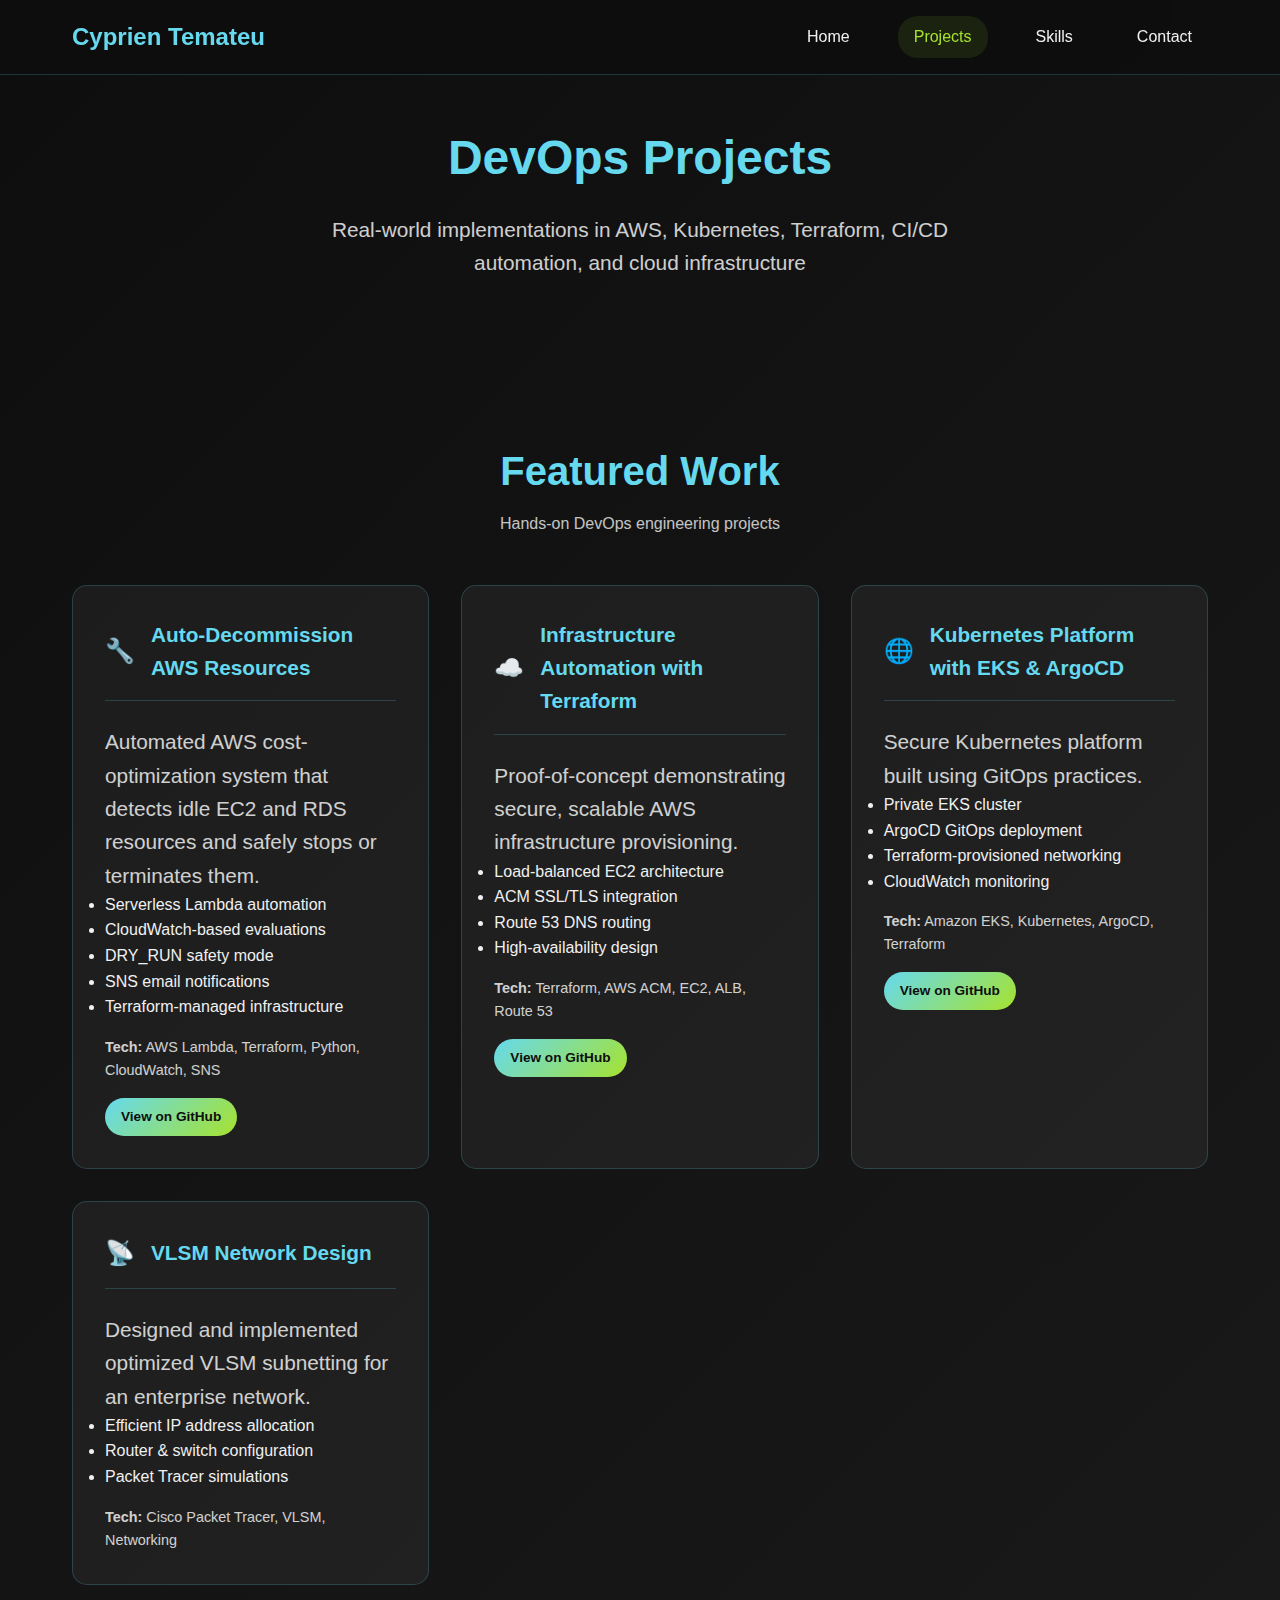
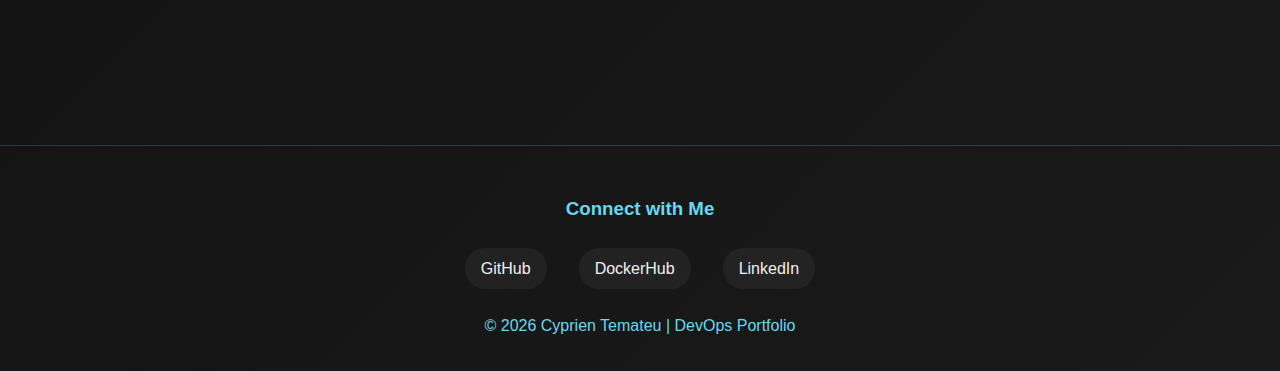
<file: test-files/projects copy 2.html>
<!DOCTYPE html>
<html lang="en">
<head>
  <meta charset="UTF-8">
  <meta name="viewport" content="width=device-width, initial-scale=1.0">
  <title>Projects • Cyprien Temateu</title>
  <meta name="description" content="Real-world DevOps projects in AWS, Kubernetes, Terraform, CI/CD automation, and cloud infrastructure.">
  <link rel="icon" href="favicon.ico" type="image/x-icon">

  <!-- SAME CSS AS SKILLS PAGE -->
  <style>
    * { margin: 0; padding: 0; box-sizing: border-box; }
    body {
      font-family: 'Segoe UI', Tahoma, Geneva, Verdana, sans-serif;
      background: linear-gradient(135deg, #0e0e0e 0%, #1a1a1a 100%);
      color: #f0f0f0;
      line-height: 1.6;
      overflow-x: hidden;
    }

    /* NAV */
    .header-nav {
      position: fixed;
      top: 0; left: 0; right: 0;
      background: rgba(14,14,14,0.95);
      backdrop-filter: blur(10px);
      border-bottom: 1px solid rgba(102,217,239,0.2);
      z-index: 1000;
      padding: 1rem 0;
    }
    .nav-container {
      max-width: 1200px;
      margin: 0 auto;
      padding: 0 2rem;
      display: flex;
      justify-content: space-between;
      align-items: center;
    }
    .nav-logo {
      font-size: 1.5rem;
      font-weight: 700;
      color: #66d9ef;
      text-decoration: none;
    }
    .nav-links {
      display: flex;
      gap: 2rem;
    }
    .nav-link {
      color: #f0f0f0;
      text-decoration: none;
      padding: 0.5rem 1rem;
      border-radius: 20px;
      transition: 0.3s;
    }
    .nav-link:hover { background: rgba(102,217,239,0.1); color: #66d9ef; }
    .nav-link.active { background: rgba(166,226,46,0.1); color: #a6e22e; }

    /* HERO */
    .hero-section {
      padding: 120px 0 80px;
      text-align: center;
    }
    .hero-title {
      font-size: 3rem;
      color: #66d9ef;
      font-weight: 700;
    }
    .hero-subtitle {
      font-size: 1.3rem;
      opacity: 0.85;
      max-width: 700px;
      margin: 1rem auto 0;
    }

    /* CONTENT */
    .main-content {
      max-width: 1200px;
      margin: 0 auto;
      padding: 0 2rem;
    }
    .skills-section { padding: 5rem 0; }
    .section-header {
      text-align: center;
      margin-bottom: 3rem;
    }
    .section-title {
      font-size: 2.5rem;
      color: #66d9ef;
      font-weight: 700;
    }
    .section-subtitle {
      opacity: 0.8;
      margin-top: 0.5rem;
    }

    .skills-grid {
      display: grid;
      grid-template-columns: repeat(auto-fit, minmax(320px, 1fr));
      gap: 2rem;
    }

    .skill-category {
      background: rgba(255,255,255,0.05);
      border: 1px solid rgba(102,217,239,0.2);
      border-radius: 15px;
      padding: 2rem;
      transition: 0.3s;
    }
    .skill-category:hover {
      transform: translateY(-6px);
      box-shadow: 0 15px 40px rgba(102,217,239,0.25);
      border-color: #66d9ef;
    }

    .skill-category-header {
      display: flex;
      align-items: center;
      margin-bottom: 1.5rem;
      border-bottom: 1px solid rgba(102,217,239,0.2);
      padding-bottom: 1rem;
    }
    .skill-category-icon {
      font-size: 1.5rem;
      margin-right: 1rem;
      color: #a6e22e;
    }
    .skill-category-title {
      font-size: 1.3rem;
      color: #66d9ef;
      font-weight: 600;
    }

    .tech {
      margin-top: 1rem;
      font-size: 0.9rem;
      opacity: 0.85;
    }

    .project-link {
      display: inline-block;
      margin-top: 1rem;
      padding: 0.5rem 1rem;
      border-radius: 20px;
      background: linear-gradient(135deg,#66d9ef,#a6e22e);
      color: #0e0e0e;
      font-weight: 600;
      text-decoration: none;
      font-size: 0.85rem;
    }

    /* FOOTER */
    .footer {
      color:#66d9ef;
      margin-top: 5rem;
      padding: 3rem 0 2rem;
      border-top: 1px solid rgba(102,217,239,0.2);
      text-align: center;
    }
    .social-links {
      display: flex;
      justify-content: center;
      gap: 2rem;
      margin: 1.5rem 0;
    }
    .social-link {
      background: rgba(255,255,255,0.05);
      padding: 0.5rem 1rem;
      border-radius: 20px;
      color: #f0f0f0;
      text-decoration: none;
    }
    .social-link:hover { background: rgba(102,217,239,0.1); color:#66d9ef; }

    @media (max-width:768px){
      .nav-links{display:none;}
      .hero-title{font-size:2.2rem;}
    }
  </style>
</head>

<body>

<header class="header-nav">
  <div class="nav-container">
    <a href="index.html" class="nav-logo">Cyprien Temateu</a>
    <nav class="nav-links">
      <a href="index.html" class="nav-link">Home</a>
      <a href="projects.html" class="nav-link active">Projects</a>
      <a href="skills.html" class="nav-link">Skills</a>
      <a href="contact.html" class="nav-link">Contact</a>
    </nav>
  </div>
</header>

<section class="hero-section">
  <h1 class="hero-title">DevOps Projects</h1>
  <p class="hero-subtitle">
    Real-world implementations in AWS, Kubernetes, Terraform, CI/CD automation, and cloud infrastructure
  </p>
</section>

<main class="main-content">

<section class="skills-section">
  <div class="section-header">
    <h2 class="section-title">Featured Work</h2>
    <p class="section-subtitle">Hands-on DevOps engineering projects</p>
  </div>

  <div class="skills-grid">

    <!-- PROJECT 1 -->
    <div class="skill-category">
      <div class="skill-category-header">
        <span class="skill-category-icon">🔧</span>
        <h3 class="skill-category-title">Auto-Decommission AWS Resources</h3>
      </div>
      <p class="hero-subtitle">
        Automated AWS cost-optimization system that detects idle EC2 and RDS
        resources and safely stops or terminates them.
      </p>
      <ul>
        <li>Serverless Lambda automation</li>
        <li>CloudWatch-based evaluations</li>
        <li>DRY_RUN safety mode</li>
        <li>SNS email notifications</li>
        <li>Terraform-managed infrastructure</li>
      </ul>
      <p class="tech"><strong>Tech:</strong> AWS Lambda, Terraform, Python, CloudWatch, SNS</p>
      <a href="https://github.com/cyprientemateu/auto-decom-project" target="_blank" class="project-link">View on GitHub</a>
    </div>

    <!-- PROJECT 2 -->
    <div class="skill-category">
      <div class="skill-category-header">
        <span class="skill-category-icon">☁️</span>
        <h3 class="skill-category-title">Infrastructure Automation with Terraform</h3>
      </div>
      <p class="hero-subtitle">
        Proof-of-concept demonstrating secure, scalable AWS infrastructure provisioning.
      </p>
      <ul>
        <li>Load-balanced EC2 architecture</li>
        <li>ACM SSL/TLS integration</li>
        <li>Route 53 DNS routing</li>
        <li>High-availability design</li>
      </ul>
      <p class="tech"><strong>Tech:</strong> Terraform, AWS ACM, EC2, ALB, Route 53</p>
      <a href="https://github.com/cyprientemateu/terraform-test" target="_blank" class="project-link">View on GitHub</a>
    </div>

    <!-- PROJECT 3 -->
    <div class="skill-category">
      <div class="skill-category-header">
        <span class="skill-category-icon">🌐</span>
        <h3 class="skill-category-title">Kubernetes Platform with EKS & ArgoCD</h3>
      </div>
      <p class="hero-subtitle">
        Secure Kubernetes platform built using GitOps practices.
      </p>
      <ul>
        <li>Private EKS cluster</li>
        <li>ArgoCD GitOps deployment</li>
        <li>Terraform-provisioned networking</li>
        <li>CloudWatch monitoring</li>
      </ul>
      <p class="tech"><strong>Tech:</strong> Amazon EKS, Kubernetes, ArgoCD, Terraform</p>
      <a href="https://github.com/cyprientemateu/terraform1" target="_blank" class="project-link">View on GitHub</a>
    </div>

    <!-- PROJECT 4 -->
    <div class="skill-category">
      <div class="skill-category-header">
        <span class="skill-category-icon">📡</span>
        <h3 class="skill-category-title">VLSM Network Design</h3>
      </div>
      <p class="hero-subtitle">
        Designed and implemented optimized VLSM subnetting for an enterprise network.
      </p>
      <ul>
        <li>Efficient IP address allocation</li>
        <li>Router & switch configuration</li>
        <li>Packet Tracer simulations</li>
      </ul>
      <p class="tech"><strong>Tech:</strong> Cisco Packet Tracer, VLSM, Networking</p>
    </div>

  </div>
</section>

</main>

<footer class="footer">
    <div class="footer-content">
      <h3 class="footer-title">Connect with Me</h3>
      <div class="social-links">
        <a href="https://github.com/cyprientemateu" target="_blank" class="social-link">GitHub</a>
        <a href="https://hub.docker.com/u/cyprientemateu" target="_blank" class="social-link">DockerHub</a>
        <a href="https://linkedin.com/in/cctemateu/" target="_blank" class="social-link">LinkedIn</a>
      </div>
      <p class="footer-text">&copy; 2026 Cyprien Temateu | DevOps Portfolio</p>
    </div>
  </footer>

  <script>
    function toggleSidebar(){document.getElementById('sidebar').classList.toggle('open');document.getElementById('sidebar-overlay').classList.toggle('active');}
    function closeSidebar(){document.getElementById('sidebar').classList.remove('open');document.getElementById('sidebar-overlay').classList.remove('active');}
    document.querySelectorAll('.sidebar-nav-item').forEach(link=>{link.addEventListener('click',closeSidebar);});
  </script>

</body>
</html>
</file>
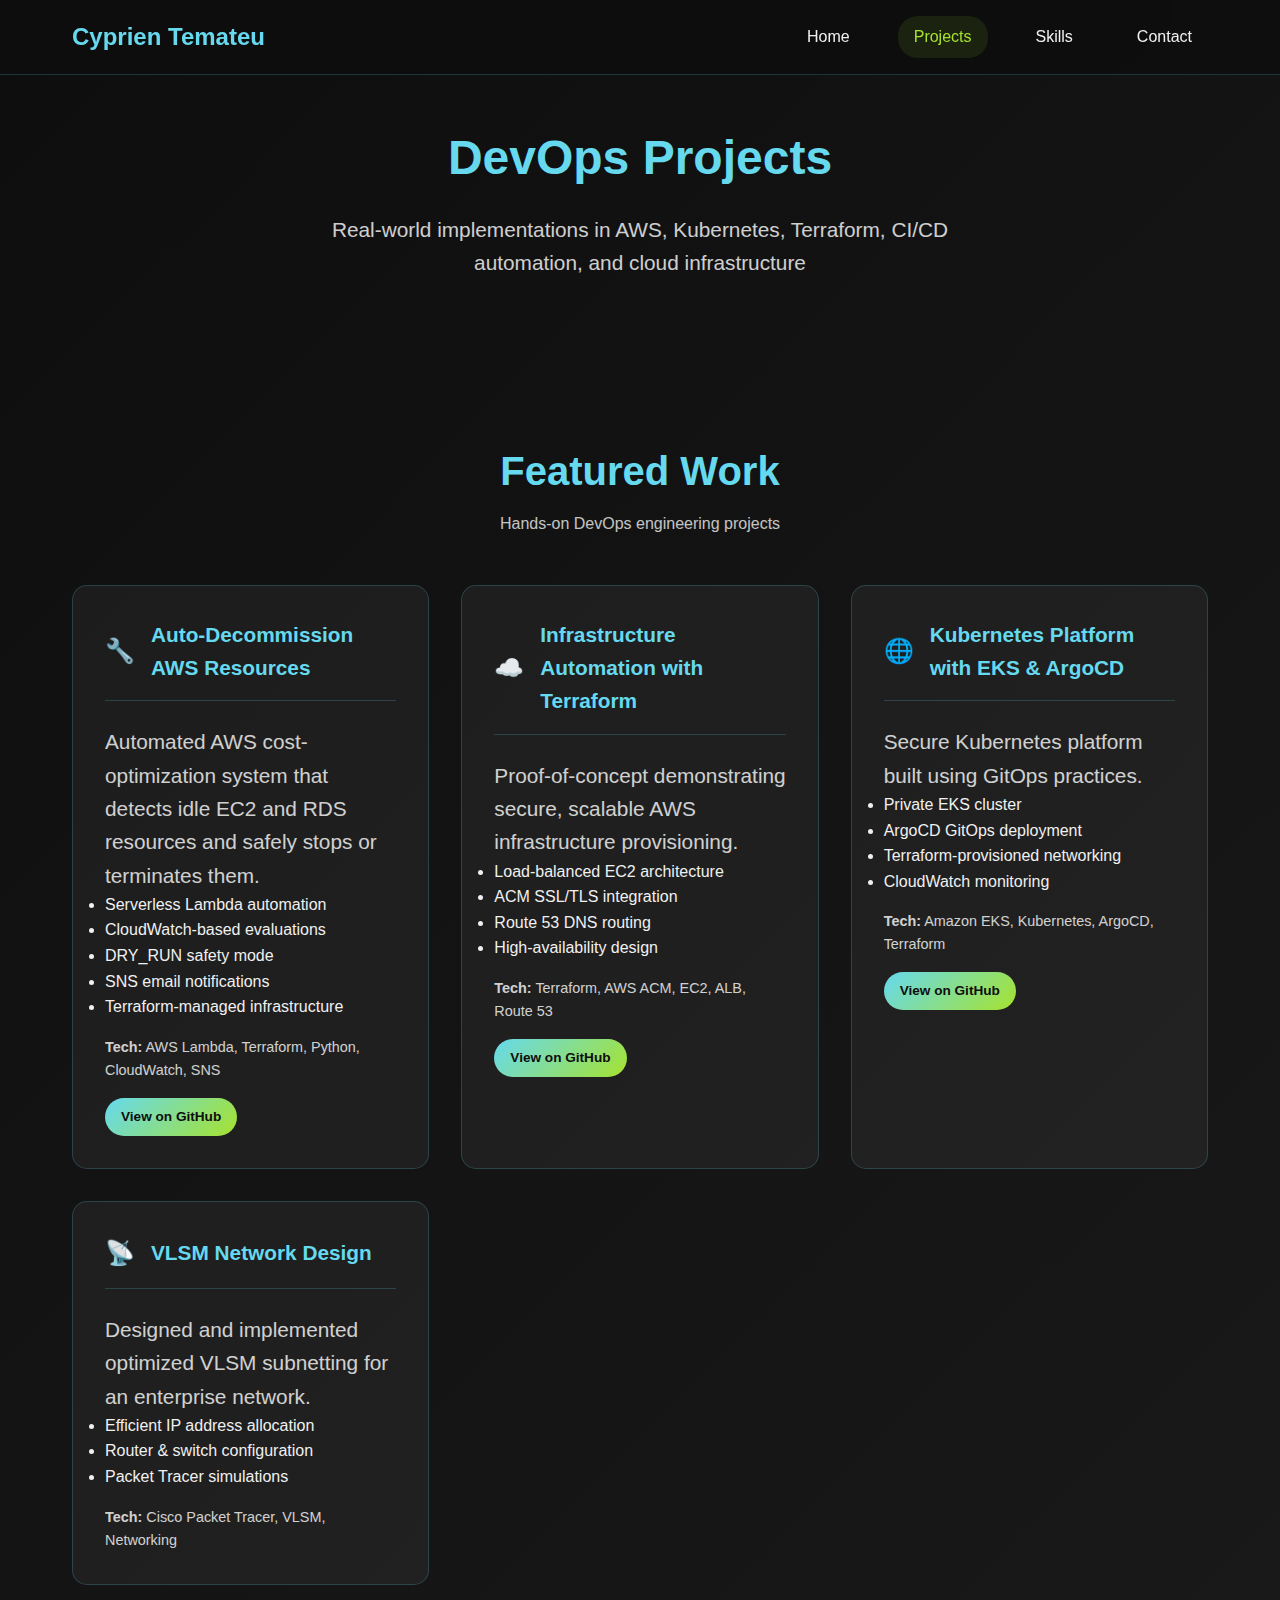
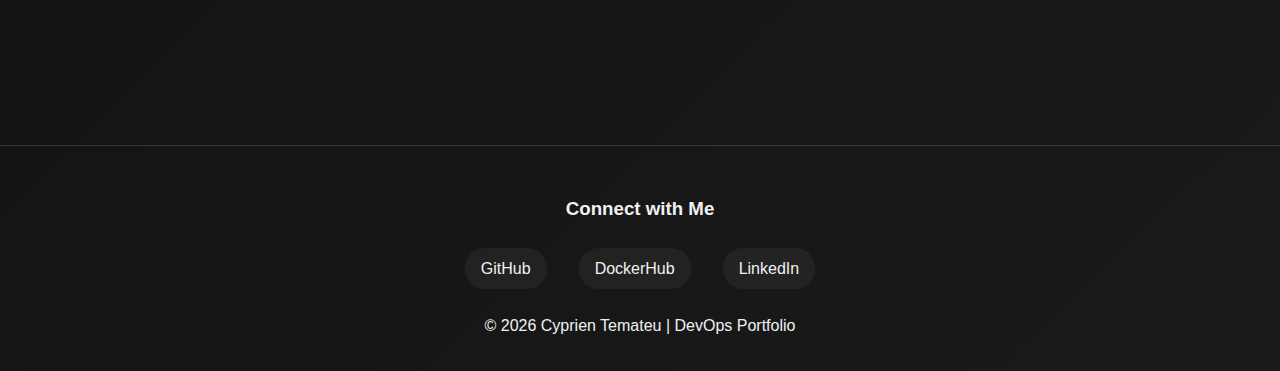
<file: test-files/projects copy.html>
<!DOCTYPE html>
<html lang="en">
<head>
  <meta charset="UTF-8">
  <meta name="viewport" content="width=device-width, initial-scale=1.0">
  <title>Projects • Cyprien Temateu</title>
  <meta name="description" content="Real-world DevOps projects in AWS, Kubernetes, Terraform, CI/CD automation, and cloud infrastructure.">
  <link rel="icon" href="favicon.ico" type="image/x-icon">

  <!-- SAME CSS AS SKILLS PAGE -->
  <style>
    * { margin: 0; padding: 0; box-sizing: border-box; }
    body {
      font-family: 'Segoe UI', Tahoma, Geneva, Verdana, sans-serif;
      background: linear-gradient(135deg, #0e0e0e 0%, #1a1a1a 100%);
      color: #f0f0f0;
      line-height: 1.6;
      overflow-x: hidden;
    }

    /* NAV */
    .header-nav {
      position: fixed;
      top: 0; left: 0; right: 0;
      background: rgba(14,14,14,0.95);
      backdrop-filter: blur(10px);
      border-bottom: 1px solid rgba(102,217,239,0.2);
      z-index: 1000;
      padding: 1rem 0;
    }
    .nav-container {
      max-width: 1200px;
      margin: 0 auto;
      padding: 0 2rem;
      display: flex;
      justify-content: space-between;
      align-items: center;
    }
    .nav-logo {
      font-size: 1.5rem;
      font-weight: 700;
      color: #66d9ef;
      text-decoration: none;
    }
    .nav-links {
      display: flex;
      gap: 2rem;
    }
    .nav-link {
      color: #f0f0f0;
      text-decoration: none;
      padding: 0.5rem 1rem;
      border-radius: 20px;
      transition: 0.3s;
    }
    .nav-link:hover { background: rgba(102,217,239,0.1); color: #66d9ef; }
    .nav-link.active { background: rgba(166,226,46,0.1); color: #a6e22e; }

    /* HERO */
    .hero-section {
      padding: 120px 0 80px;
      text-align: center;
    }
    .hero-title {
      font-size: 3rem;
      color: #66d9ef;
      font-weight: 700;
    }
    .hero-subtitle {
      font-size: 1.3rem;
      opacity: 0.85;
      max-width: 700px;
      margin: 1rem auto 0;
    }

    /* CONTENT */
    .main-content {
      max-width: 1200px;
      margin: 0 auto;
      padding: 0 2rem;
    }
    .skills-section { padding: 5rem 0; }
    .section-header {
      text-align: center;
      margin-bottom: 3rem;
    }
    .section-title {
      font-size: 2.5rem;
      color: #66d9ef;
      font-weight: 700;
    }
    .section-subtitle {
      opacity: 0.8;
      margin-top: 0.5rem;
    }

    .skills-grid {
      display: grid;
      grid-template-columns: repeat(auto-fit, minmax(320px, 1fr));
      gap: 2rem;
    }

    .skill-category {
      background: rgba(255,255,255,0.05);
      border: 1px solid rgba(102,217,239,0.2);
      border-radius: 15px;
      padding: 2rem;
      transition: 0.3s;
    }
    .skill-category:hover {
      transform: translateY(-6px);
      box-shadow: 0 15px 40px rgba(102,217,239,0.25);
      border-color: #66d9ef;
    }

    .skill-category-header {
      display: flex;
      align-items: center;
      margin-bottom: 1.5rem;
      border-bottom: 1px solid rgba(102,217,239,0.2);
      padding-bottom: 1rem;
    }
    .skill-category-icon {
      font-size: 1.5rem;
      margin-right: 1rem;
      color: #a6e22e;
    }
    .skill-category-title {
      font-size: 1.3rem;
      color: #66d9ef;
      font-weight: 600;
    }

    .tech {
      margin-top: 1rem;
      font-size: 0.9rem;
      opacity: 0.85;
    }

    .project-link {
      display: inline-block;
      margin-top: 1rem;
      padding: 0.5rem 1rem;
      border-radius: 20px;
      background: linear-gradient(135deg,#66d9ef,#a6e22e);
      color: #0e0e0e;
      font-weight: 600;
      text-decoration: none;
      font-size: 0.85rem;
    }

    /* FOOTER */
    .footer {
      margin-top: 5rem;
      padding: 3rem 0 2rem;
      border-top: 1px solid rgba(102,217,239,0.2);
      text-align: center;
    }
    .social-links {
      display: flex;
      justify-content: center;
      gap: 2rem;
      margin: 1.5rem 0;
    }
    .social-link {
      background: rgba(255,255,255,0.05);
      padding: 0.5rem 1rem;
      border-radius: 20px;
      color: #f0f0f0;
      text-decoration: none;
    }
    .social-link:hover { background: rgba(102,217,239,0.1); color:#66d9ef; }

    @media (max-width:768px){
      .nav-links{display:none;}
      .hero-title{font-size:2.2rem;}
    }
  </style>
</head>

<body>

<header class="header-nav">
  <div class="nav-container">
    <a href="index.html" class="nav-logo">Cyprien Temateu</a>
    <nav class="nav-links">
      <a href="index.html" class="nav-link">Home</a>
      <a href="projects.html" class="nav-link active">Projects</a>
      <a href="skills.html" class="nav-link">Skills</a>
      <a href="contact.html" class="nav-link">Contact</a>
    </nav>
  </div>
</header>

<section class="hero-section">
  <h1 class="hero-title">DevOps Projects</h1>
  <p class="hero-subtitle">
    Real-world implementations in AWS, Kubernetes, Terraform, CI/CD automation, and cloud infrastructure
  </p>
</section>

<main class="main-content">

<section class="skills-section">
  <div class="section-header">
    <h2 class="section-title">Featured Work</h2>
    <p class="section-subtitle">Hands-on DevOps engineering projects</p>
  </div>

  <div class="skills-grid">

    <!-- PROJECT 1 -->
    <div class="skill-category">
      <div class="skill-category-header">
        <span class="skill-category-icon">🔧</span>
        <h3 class="skill-category-title">Auto-Decommission AWS Resources</h3>
      </div>
      <p class="hero-subtitle">
        Automated AWS cost-optimization system that detects idle EC2 and RDS
        resources and safely stops or terminates them.
      </p>
      <ul>
        <li>Serverless Lambda automation</li>
        <li>CloudWatch-based evaluations</li>
        <li>DRY_RUN safety mode</li>
        <li>SNS email notifications</li>
        <li>Terraform-managed infrastructure</li>
      </ul>
      <p class="tech"><strong>Tech:</strong> AWS Lambda, Terraform, Python, CloudWatch, SNS</p>
      <a href="https://github.com/cyprientemateu/auto-decom-project" target="_blank" class="project-link">View on GitHub</a>
    </div>

    <!-- PROJECT 2 -->
    <div class="skill-category">
      <div class="skill-category-header">
        <span class="skill-category-icon">☁️</span>
        <h3 class="skill-category-title">Infrastructure Automation with Terraform</h3>
      </div>
      <p class="hero-subtitle">
        Proof-of-concept demonstrating secure, scalable AWS infrastructure provisioning.
      </p>
      <ul>
        <li>Load-balanced EC2 architecture</li>
        <li>ACM SSL/TLS integration</li>
        <li>Route 53 DNS routing</li>
        <li>High-availability design</li>
      </ul>
      <p class="tech"><strong>Tech:</strong> Terraform, AWS ACM, EC2, ALB, Route 53</p>
      <a href="https://github.com/cyprientemateu/terraform-test" target="_blank" class="project-link">View on GitHub</a>
    </div>

    <!-- PROJECT 3 -->
    <div class="skill-category">
      <div class="skill-category-header">
        <span class="skill-category-icon">🌐</span>
        <h3 class="skill-category-title">Kubernetes Platform with EKS & ArgoCD</h3>
      </div>
      <p class="hero-subtitle">
        Secure Kubernetes platform built using GitOps practices.
      </p>
      <ul>
        <li>Private EKS cluster</li>
        <li>ArgoCD GitOps deployment</li>
        <li>Terraform-provisioned networking</li>
        <li>CloudWatch monitoring</li>
      </ul>
      <p class="tech"><strong>Tech:</strong> Amazon EKS, Kubernetes, ArgoCD, Terraform</p>
      <a href="https://github.com/cyprientemateu/terraform1" target="_blank" class="project-link">View on GitHub</a>
    </div>

    <!-- PROJECT 4 -->
    <div class="skill-category">
      <div class="skill-category-header">
        <span class="skill-category-icon">📡</span>
        <h3 class="skill-category-title">VLSM Network Design</h3>
      </div>
      <p class="hero-subtitle">
        Designed and implemented optimized VLSM subnetting for an enterprise network.
      </p>
      <ul>
        <li>Efficient IP address allocation</li>
        <li>Router & switch configuration</li>
        <li>Packet Tracer simulations</li>
      </ul>
      <p class="tech"><strong>Tech:</strong> Cisco Packet Tracer, VLSM, Networking</p>
    </div>

  </div>
</section>

</main>

<footer class="footer">
    <div class="footer-content">
      <h3 class="footer-title">Connect with Me</h3>
      <div class="social-links">
        <a href="https://github.com/cyprientemateu" target="_blank" class="social-link">GitHub</a>
        <a href="https://hub.docker.com/u/cyprientemateu" target="_blank" class="social-link">DockerHub</a>
        <a href="https://linkedin.com/in/cctemateu/" target="_blank" class="social-link">LinkedIn</a>
      </div>
      <p class="footer-text">&copy; 2026 Cyprien Temateu | DevOps Portfolio</p>
    </div>
  </footer>

  <script>
    function toggleSidebar(){document.getElementById('sidebar').classList.toggle('open');document.getElementById('sidebar-overlay').classList.toggle('active');}
    function closeSidebar(){document.getElementById('sidebar').classList.remove('open');document.getElementById('sidebar-overlay').classList.remove('active');}
    document.querySelectorAll('.sidebar-nav-item').forEach(link=>{link.addEventListener('click',closeSidebar);});
  </script>

</body>
</html>
</file>
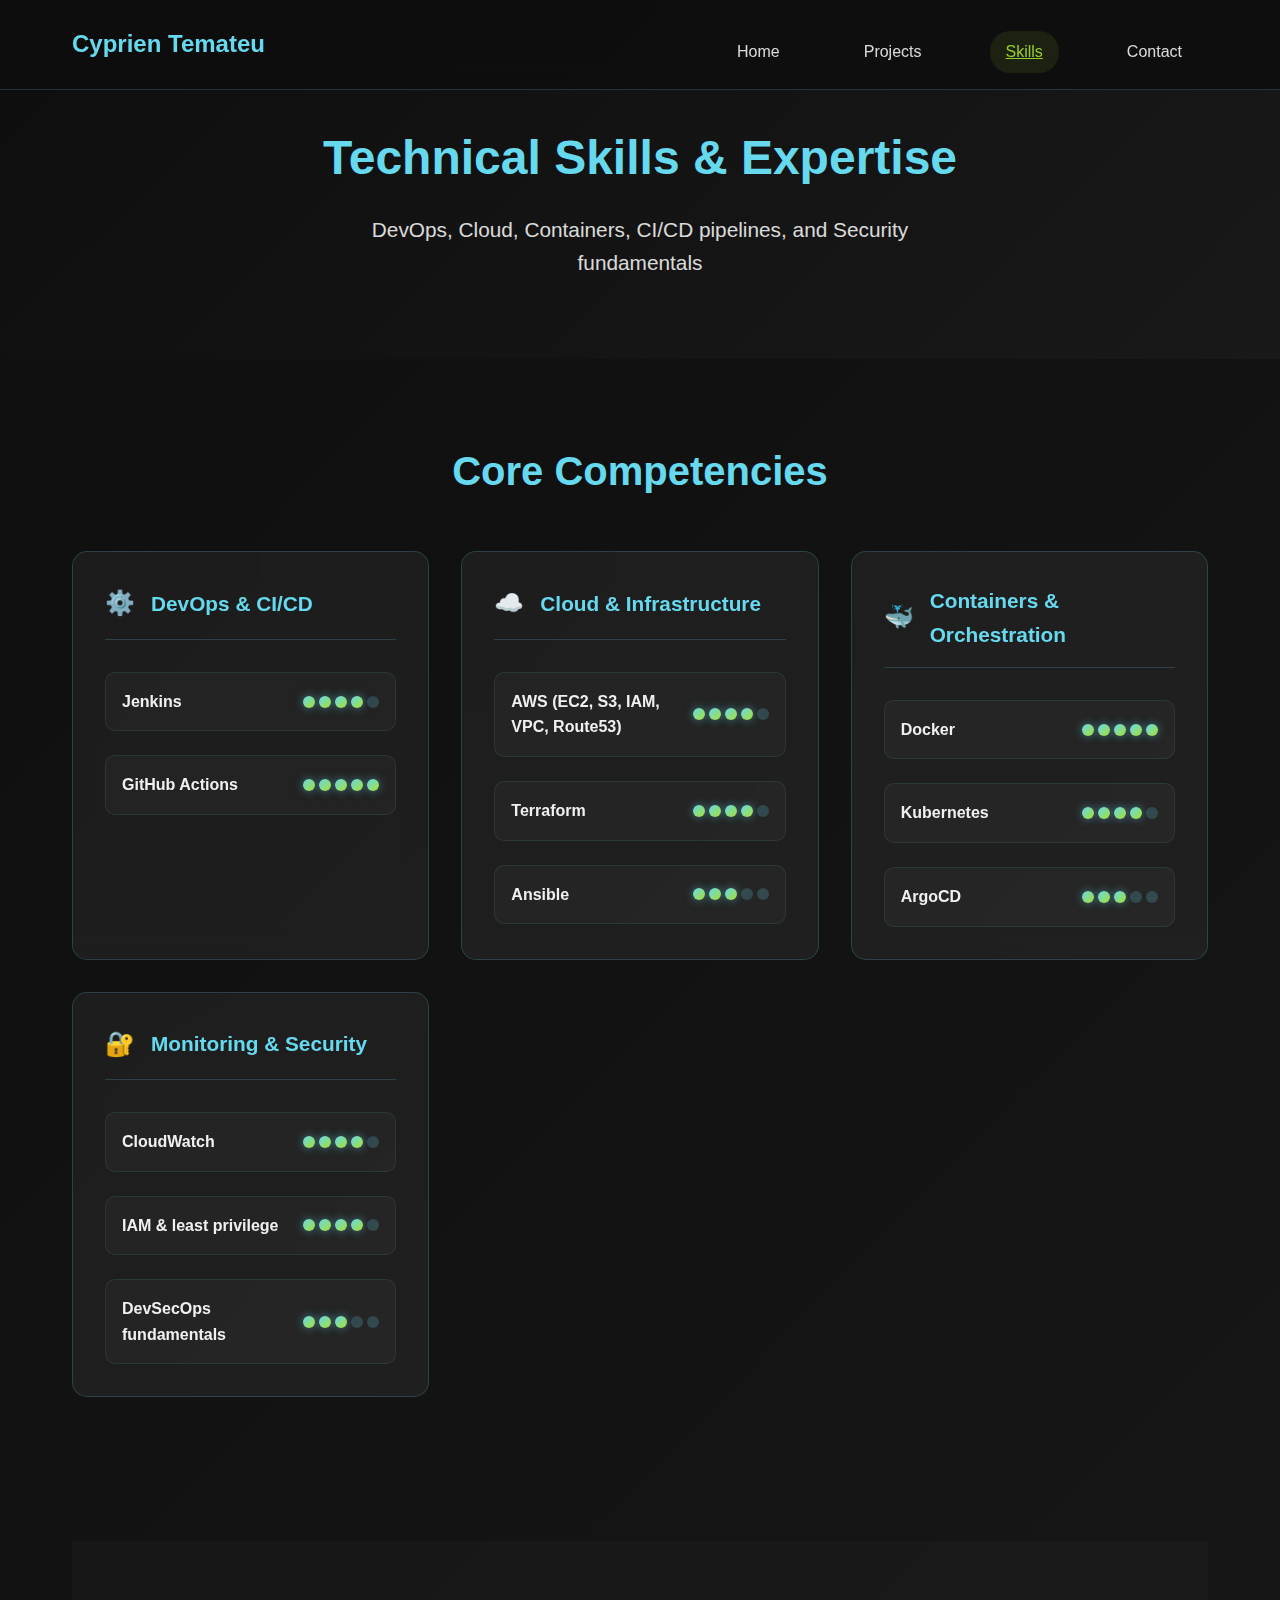
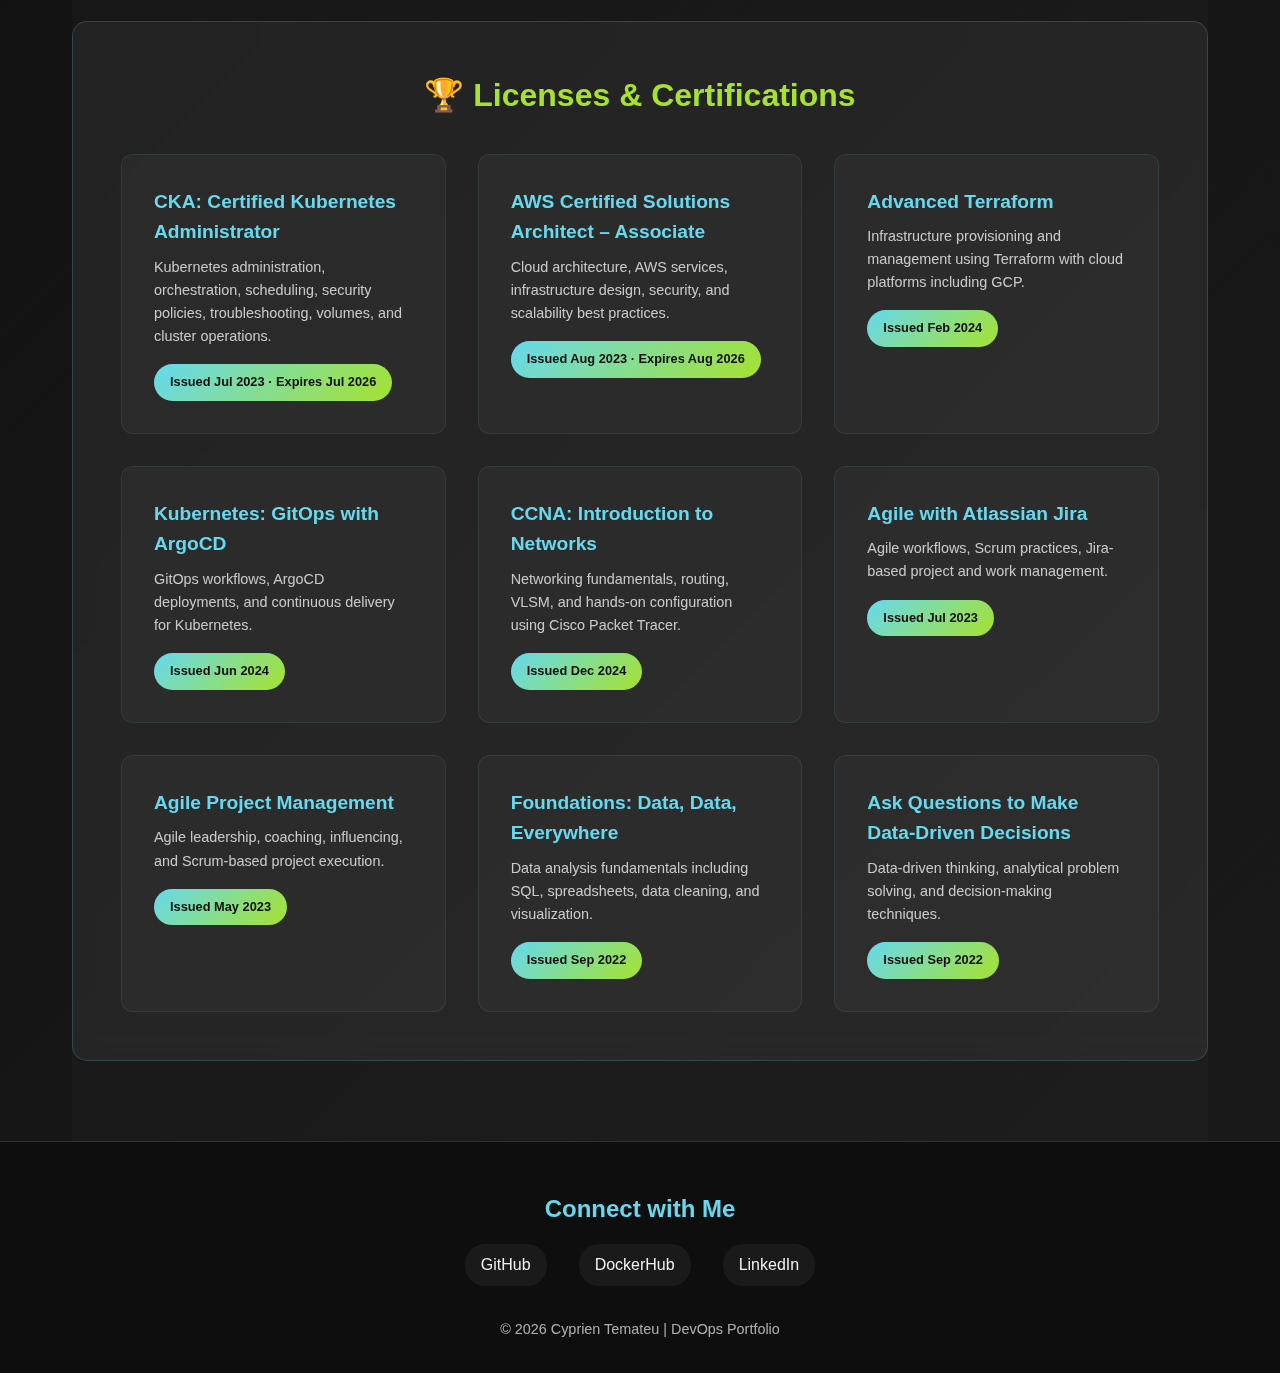
<file: test-files/skills copy.html>
<!DOCTYPE html>
<html lang="en">
<head>
  <meta charset="UTF-8">
  <meta name="viewport" content="width=device-width, initial-scale=1.0">
  <title>Skills & Certifications • Cyprien Temateu</title>
  <meta name="description" content="Technical skills in DevOps, cloud, containers, and security.">
  <link rel="stylesheet" href="style.css"/>
  <link rel="icon" href="favicon.ico" type="image/x-icon">
  <style>
    * { margin: 0; padding: 0; box-sizing: border-box; }
    body { font-family: 'Segoe UI', Tahoma, Geneva, Verdana, sans-serif; background: linear-gradient(135deg, #0e0e0e 0%, #1a1a1a 100%); color: #f0f0f0; line-height: 1.6; overflow-x: hidden; }
    .header-nav { position: fixed; top: 0; left: 0; right: 0; background: rgba(14,14,14,0.95); backdrop-filter: blur(10px); border-bottom: 1px solid rgba(102,217,239,0.2); z-index: 1000; padding: 1rem 0; }
    .nav-container { max-width: 1200px; margin: 0 auto; padding: 0 2rem; display: flex; justify-content: space-between; align-items: center; }
    .nav-logo { font-size: 1.5rem; font-weight: 700; color: #66d9ef; text-decoration: none; }
    .nav-links { display: flex; gap: 2rem; align-items: center; }
    .nav-link { color: #f0f0f0; text-decoration: none; font-weight: 500; transition: all 0.3s ease; padding: 0.5rem 1rem; border-radius: 20px; }
    .nav-link:hover { color: #66d9ef; background: rgba(102,217,239,0.1); }
    .nav-link.active { color: #a6e22e; background: rgba(166,226,46,0.1); }
    .mobile-menu-btn { display: none; background: none; border: none; color: #66d9ef; font-size: 1.5rem; cursor: pointer; padding: 0.5rem; }

    .hero-section { padding: 120px 0 80px; background: linear-gradient(135deg, rgba(14,14,14,0.85), rgba(26,26,26,0.85)); text-align:center; }
    .hero-title { font-size: 3rem; font-weight:700; color:#66d9ef; margin-bottom:1rem; }
    .hero-subtitle { font-size:1.3rem; color:#f0f0f0; opacity:0.9; max-width:600px; margin:0 auto; }

    .main-content { max-width: 1200px; margin: 0 auto; padding: 0 2rem; }
    .skills-section { padding:5rem 0; }
    .section-header { text-align:center; margin-bottom:3rem; }
    .section-title { font-size:2.5rem; font-weight:700; color:#66d9ef; margin-bottom:1rem; }
    .section-subtitle { font-size:1.2rem; color:#f0f0f0; opacity:0.8; max-width:600px; margin:0 auto; }

    .skills-grid { display:grid; grid-template-columns:repeat(auto-fit, minmax(300px,1fr)); gap:2rem; margin-bottom:4rem; }
    .skill-category { background: rgba(255,255,255,0.05); backdrop-filter: blur(10px); border:1px solid rgba(102,217,239,0.2); border-radius:15px; padding:2rem; transition: all 0.3s ease; }
    .skill-category:hover { transform: translateY(-5px); border-color:#66d9ef; box-shadow:0 15px 40px rgba(102,217,239,0.2); }
    .skill-category-header { display:flex; align-items:center; margin-bottom:2rem; padding-bottom:1rem; border-bottom:1px solid rgba(102,217,239,0.2); }
    .skill-category-icon { font-size:1.5rem; margin-right:1rem; color:#a6e22e; }
    .skill-category-title { color:#66d9ef; font-size:1.3rem; font-weight:600; }
    .skill-item { display:flex; justify-content:space-between; align-items:center; margin-bottom:1.5rem; padding:1rem; background: rgba(255,255,255,0.03); border-radius:10px; border:1px solid rgba(102,217,239,0.1); }
    .skill-item:last-child { margin-bottom:0; }
    .skill-name { font-weight:600; color:#f0f0f0; font-size:1rem; }
    .skill-level { display:flex; gap:4px; }
    .skill-dot { width:12px; height:12px; border-radius:50%; background:rgba(102,217,239,0.2); transition:all 0.3s ease; }
    .skill-dot.filled { background:linear-gradient(135deg,#66d9ef,#a6e22e); box-shadow:0 0 8px rgba(102,217,239,0.5); }

    .certifications-section { padding:5rem 0; background: rgba(255,255,255,0.02); }
    .certifications-container { background: rgba(255,255,255,0.05); backdrop-filter: blur(10px); border:1px solid rgba(102,217,239,0.2); border-radius:15px; padding:3rem; }
    .certifications-title { color:#a6e22e; font-size:2rem; font-weight:600; margin-bottom:2rem; text-align:center; }
    .certifications-grid { display:grid; grid-template-columns:repeat(auto-fit,minmax(300px,1fr)); gap:2rem; }
    .cert-item { background: rgba(255,255,255,0.03); border:1px solid rgba(102,217,239,0.1); border-radius:12px; padding:2rem; transition: all 0.3s ease; }
    .cert-item:hover { transform:translateY(-3px); border-color:#a6e22e; background: rgba(166,226,46,0.05); }
    .cert-title { color:#66d9ef; font-size:1.2rem; font-weight:600; margin-bottom:0.5rem; }
    .cert-description { color:#f0f0f0; opacity:0.8; font-size:0.9rem; margin-bottom:1rem; }
    .cert-badge { background:linear-gradient(135deg,#66d9ef,#a6e22e); color:#0e0e0e; padding:0.5rem 1rem; border-radius:20px; font-size:0.8rem; font-weight:600; display:inline-block; }

    .footer { background: rgba(14,14,14,0.95); backdrop-filter: blur(10px); border-top:1px solid rgba(102,217,239,0.2); padding:3rem 0 2rem; text-align:center; }
    .footer-content { max-width:1200px; margin:0 auto; padding:0 2rem; }
    .footer-title { color:#66d9ef; font-size:1.5rem; font-weight:600; margin-bottom:1rem; }
    .social-links { display:flex; justify-content:center; gap:2rem; margin-bottom:2rem; }
    .social-link { color:#f0f0f0; text-decoration:none; font-weight:500; padding:0.5rem 1rem; border-radius:20px; transition:all 0.3s ease; background: rgba(255,255,255,0.05); }
    .social-link:hover { color:#66d9ef; background: rgba(102,217,239,0.1); transform:translateY(-2px); }
    .footer-text { color:#f0f0f0; opacity:0.7; font-size:0.9rem; }

    @media (max-width:768px) { .nav-links{display:none;} .mobile-menu-btn{display:block;} .skills-grid, .certifications-grid{grid-template-columns:1fr;} }
    @media (max-width:480px) { .main-content{padding:0 1rem;} .hero-title{font-size:2rem;} .section-title{font-size:2rem;} }
  </style>
</head>
<body>

  <header class="header-nav">
    <div class="nav-container">
      <a href="index.html" class="nav-logo">Cyprien Temateu</a>
      <nav class="nav-links">
        <a href="index.html" class="nav-link">Home</a>
        <a href="projects.html" class="nav-link">Projects</a>
        <a href="skills.html" class="nav-link active">Skills</a>
        <a href="contact.html" class="nav-link">Contact</a>
      </nav>
      <button class="mobile-menu-btn" onclick="toggleSidebar()">☰</button>
    </div>
  </header>

  <!-- Hero Section -->
  <section class="hero-section">
    <div class="hero-container">
      <h1 class="hero-title">Technical Skills & Expertise</h1>
      <p class="hero-subtitle">DevOps, Cloud, Containers, CI/CD pipelines, and Security fundamentals</p>
    </div>
  </section>

  <main class="main-content">
    <!-- Skills Section -->
    <section class="skills-section">
      <div class="section-header">
        <h2 class="section-title">Core Competencies</h2>
      </div>
      <div class="skills-grid">
        <div class="skill-category">
          <div class="skill-category-header">
            <span class="skill-category-icon">⚙️</span>
            <h3 class="skill-category-title">DevOps & CI/CD</h3>
          </div>
          <div class="skill-item"><span class="skill-name">Jenkins</span><div class="skill-level"><div class="skill-dot filled"></div><div class="skill-dot filled"></div><div class="skill-dot filled"></div><div class="skill-dot filled"></div><div class="skill-dot"></div></div></div>
          <div class="skill-item"><span class="skill-name">GitHub Actions</span><div class="skill-level"><div class="skill-dot filled"></div><div class="skill-dot filled"></div><div class="skill-dot filled"></div><div class="skill-dot filled"></div><div class="skill-dot filled"></div></div></div>
        </div>

        <div class="skill-category">
          <div class="skill-category-header">
            <span class="skill-category-icon">☁️</span>
            <h3 class="skill-category-title">Cloud & Infrastructure</h3>
          </div>
          <div class="skill-item"><span class="skill-name">AWS (EC2, S3, IAM, VPC, Route53)</span><div class="skill-level"><div class="skill-dot filled"></div><div class="skill-dot filled"></div><div class="skill-dot filled"></div><div class="skill-dot filled"></div><div class="skill-dot"></div></div></div>
          <div class="skill-item"><span class="skill-name">Terraform</span><div class="skill-level"><div class="skill-dot filled"></div><div class="skill-dot filled"></div><div class="skill-dot filled"></div><div class="skill-dot filled"></div><div class="skill-dot"></div></div></div>
          <div class="skill-item"><span class="skill-name">Ansible</span><div class="skill-level"><div class="skill-dot filled"></div><div class="skill-dot filled"></div><div class="skill-dot filled"></div><div class="skill-dot"></div><div class="skill-dot"></div></div></div>
        </div>

        <div class="skill-category">
          <div class="skill-category-header">
            <span class="skill-category-icon">🐳</span>
            <h3 class="skill-category-title">Containers & Orchestration</h3>
          </div>
          <div class="skill-item"><span class="skill-name">Docker</span><div class="skill-level"><div class="skill-dot filled"></div><div class="skill-dot filled"></div><div class="skill-dot filled"></div><div class="skill-dot filled"></div><div class="skill-dot filled"></div></div></div>
          <div class="skill-item"><span class="skill-name">Kubernetes</span><div class="skill-level"><div class="skill-dot filled"></div><div class="skill-dot filled"></div><div class="skill-dot filled"></div><div class="skill-dot filled"></div><div class="skill-dot"></div></div></div>
          <div class="skill-item"><span class="skill-name">ArgoCD</span><div class="skill-level"><div class="skill-dot filled"></div><div class="skill-dot filled"></div><div class="skill-dot filled"></div><div class="skill-dot"></div><div class="skill-dot"></div></div></div>
        </div>

        <div class="skill-category">
          <div class="skill-category-header">
            <span class="skill-category-icon">🔐</span>
            <h3 class="skill-category-title">Monitoring & Security</h3>
          </div>
          <div class="skill-item"><span class="skill-name">CloudWatch</span><div class="skill-level"><div class="skill-dot filled"></div><div class="skill-dot filled"></div><div class="skill-dot filled"></div><div class="skill-dot filled"></div><div class="skill-dot"></div></div></div>
          <div class="skill-item"><span class="skill-name">IAM & least privilege</span><div class="skill-level"><div class="skill-dot filled"></div><div class="skill-dot filled"></div><div class="skill-dot filled"></div><div class="skill-dot filled"></div><div class="skill-dot"></div></div></div>
          <div class="skill-item"><span class="skill-name">DevSecOps fundamentals</span><div class="skill-level"><div class="skill-dot filled"></div><div class="skill-dot filled"></div><div class="skill-dot filled"></div><div class="skill-dot"></div><div class="skill-dot"></div></div></div>
        </div>
      </div>
    </section>

    <!-- Certifications Section -->
<section class="certifications-section">
  <div class="certifications-container">
    <h2 class="certifications-title">🏆 Licenses & Certifications</h2>

    <div class="certifications-grid">

      <div class="cert-item">
        <h3 class="cert-title">CKA: Certified Kubernetes Administrator</h3>
        <p class="cert-description">
          Kubernetes administration, orchestration, scheduling, security policies,
          troubleshooting, volumes, and cluster operations.
        </p>
        <span class="cert-badge">Issued Jul 2023 · Expires Jul 2026</span>
      </div>

      <div class="cert-item">
        <h3 class="cert-title">AWS Certified Solutions Architect – Associate</h3>
        <p class="cert-description">
          Cloud architecture, AWS services, infrastructure design, security,
          and scalability best practices.
        </p>
        <span class="cert-badge">Issued Aug 2023 · Expires Aug 2026</span>
      </div>

      <div class="cert-item">
        <h3 class="cert-title">Advanced Terraform</h3>
        <p class="cert-description">
          Infrastructure provisioning and management using Terraform with
          cloud platforms including GCP.
        </p>
        <span class="cert-badge">Issued Feb 2024</span>
      </div>

      <div class="cert-item">
        <h3 class="cert-title">Kubernetes: GitOps with ArgoCD</h3>
        <p class="cert-description">
          GitOps workflows, ArgoCD deployments, and continuous delivery for Kubernetes.
        </p>
        <span class="cert-badge">Issued Jun 2024</span>
      </div>

      <div class="cert-item">
        <h3 class="cert-title">CCNA: Introduction to Networks</h3>
        <p class="cert-description">
          Networking fundamentals, routing, VLSM, and hands-on configuration
          using Cisco Packet Tracer.
        </p>
        <span class="cert-badge">Issued Dec 2024</span>
      </div>

      <div class="cert-item">
        <h3 class="cert-title">Agile with Atlassian Jira</h3>
        <p class="cert-description">
          Agile workflows, Scrum practices, Jira-based project and work management.
        </p>
        <span class="cert-badge">Issued Jul 2023</span>
      </div>

      <div class="cert-item">
        <h3 class="cert-title">Agile Project Management</h3>
        <p class="cert-description">
          Agile leadership, coaching, influencing, and Scrum-based project execution.
        </p>
        <span class="cert-badge">Issued May 2023</span>
      </div>

      <div class="cert-item">
        <h3 class="cert-title">Foundations: Data, Data, Everywhere</h3>
        <p class="cert-description">
          Data analysis fundamentals including SQL, spreadsheets, data cleaning,
          and visualization.
        </p>
        <span class="cert-badge">Issued Sep 2022</span>
      </div>

      <div class="cert-item">
        <h3 class="cert-title">Ask Questions to Make Data-Driven Decisions</h3>
        <p class="cert-description">
          Data-driven thinking, analytical problem solving,
          and decision-making techniques.
        </p>
        <span class="cert-badge">Issued Sep 2022</span>
      </div>

    </div>
  </div>
</section>

  </main>

  <footer class="footer">
    <div class="footer-content">
      <h3 class="footer-title">Connect with Me</h3>
      <div class="social-links">
        <a href="https://github.com/cyprientemateu" target="_blank" class="social-link">GitHub</a>
        <a href="https://hub.docker.com/u/cyprientemateu" target="_blank" class="social-link">DockerHub</a>
        <a href="https://linkedin.com/in/cctemateu/" target="_blank" class="social-link">LinkedIn</a>
      </div>
      <p class="footer-text">&copy; 2026 Cyprien Temateu | DevOps Portfolio</p>
    </div>
  </footer>

  <script>
    function toggleSidebar(){document.getElementById('sidebar').classList.toggle('open');document.getElementById('sidebar-overlay').classList.toggle('active');}
    function closeSidebar(){document.getElementById('sidebar').classList.remove('open');document.getElementById('sidebar-overlay').classList.remove('active');}
    document.querySelectorAll('.sidebar-nav-item').forEach(link=>{link.addEventListener('click',closeSidebar);});
  </script>

</body>
</html>
</file>
<file: css/style.css>
body {
  font-family: Arial, Helvetica, sans-serif;
  margin: 0;
}

/* ---------- NAV & HEADER ---------- */

header {
  color: white;
  padding: 25px;
  text-align: center;
}

.subtitle {
  opacity: .9;
  margin-top: 5px;
}

nav {
  margin-top: 10px;
}

nav a {
  color: white;
  margin: 0 10px;
  text-decoration: none;
  font-weight: bold;
  opacity: .9;
}

nav a:hover {
  text-decoration: underline;
  opacity: 1;
}

nav a.active {
  text-decoration: underline;
  opacity: 1;
}

/* ---------- CONTENT CARD ---------- */

.content {
  background: white;
  margin: 25px auto;
  padding: 25px;
  max-width: 900px;
  border-radius: 10px;
  box-shadow: 0 4px 10px rgba(0,0,0,.08);
}

.button {
  display: inline-block;
  padding: 10px 18px;
  background: #0b2239;
  color: white;
  border-radius: 6px;
  text-decoration: none;
}

.tag {
  font-style: italic;
  color: #333;
}

footer {
  text-align: center;
  padding: 15px;
}

/* ---------- PAGE COLOR THEMES ---------- */

/* HOME — Navy */
.theme-home {
  background: #e9eff5;
}
.theme-home header {
  background: #0b2239;
}

/* PROJECTS — Teal */
.theme-projects {
  background: #e8f5f1;
}
.theme-projects header {
  background: #0c4a3c;
}

/* SKILLS — Purple */
.theme-skills {
  background: #f1e9ff;
}
.theme-skills header {
  background: #3b1d6f;
}

/* CONTACT — Orange */
.theme-contact {
  background: #fff1e6;
}
.theme-contact header {
  background: #8a2b06;
}
/* ---------- BODY TEXT COLORS PER THEME ---------- */

/* HOME — Navy Theme */
.theme-home .content {
  color: #0b2239; /* dark navy text for light blue background */
}

/* PROJECTS — Teal Theme */
.theme-projects .content {
  color: #044d36; /* dark green text for light teal background */
}

/* SKILLS — Purple Theme */
.theme-skills .content {
  color: #3b1d6f; /* dark purple text */
}

/* CONTACT — Orange Theme */
.theme-contact .content {
  color: #8a2b06; /* dark orange/brown text */
}

/* Ensure links inside content are readable */
.content a {
  color: #0b2239;
  text-decoration: underline;
}

.theme-home body { background: #e9eff5; color: #0b2239; }
.theme-projects body { background: #e8f5f1; color: #044d36; }
.theme-skills body { background: #f1e9ff; color: #3b1d6f; }
.theme-contact body { background: #fff1e6; color: #8a2b06; }
</file>
<file: test-files/style.css>
/* ================= GLOBAL ================= */
:root {
  --bg-color: #f4f6f8;
  --text-color: #222;
  --card-bg: #ffffff;
  --footer-bg: #111827;
  --accent: #2563eb;
}

body.dark {
  --bg-color: #0f172a;
  --text-color: #e5e7eb;
  --card-bg: #1e293b;
  --footer-bg: #020617;
}

body {
  margin: 0;
  font-family: Arial, Helvetica, sans-serif;
  background: var(--bg-color);
  color: var(--text-color);
  transition: background 0.3s ease, color 0.3s ease;
}

/* ================= HEADER ================= */
header {
  padding: 25px;
  text-align: center;
  color: white;
}

.subtitle {
  opacity: 0.9;
  margin-top: 5px;
}

header nav {
  margin-top: 15px;
}

header nav a {
  color: white;
  margin: 0 10px;
  text-decoration: none;
  font-weight: bold;
  opacity: 0.9;
}

header nav a:hover {
  text-decoration: underline;
  opacity: 1;
}

header nav a.active {
  text-decoration: underline;
  color: #ffeb3b;
}

/* Page themes */
.theme-home header { background: #0b2239; }
.theme-projects header { background: #0c4a3c; }
.theme-skills header { background: #3b1d6f; }
.theme-contact header { background: #8a2b06; }

/* ================= CONTENT ================= */
.content {
  background: var(--card-bg);
  margin: 50px auto;
  padding: 30px;
  max-width: 900px;
  border-radius: 10px;
  box-shadow: 0 4px 12px rgba(0,0,0,.1);
  text-align: center;
}

.left-list {
  text-align: left;
  max-width: 750px;
  margin: 20px auto;
  padding-left: 20px;
}

.tech {
  font-style: italic;
  opacity: 0.85;
}

/* ================= SKILLS GRID ================= */
.skills-grid {
  display: grid;
  grid-template-columns: repeat(auto-fit, minmax(220px, 1fr));
  gap: 20px;
  margin-top: 30px;
}

.skill-block {
  background: var(--card-bg);
  border-radius: 10px;
  padding: 20px;
  box-shadow: 0 4px 12px rgba(0,0,0,0.1);
  transition: transform 0.2s ease, box-shadow 0.2s ease;
  text-align: center;
}

.skill-block:hover {
  transform: translateY(-5px);
  box-shadow: 0 6px 16px rgba(0,0,0,0.15);
}

.skill-block h3 {
  margin-top: 10px;
  margin-bottom: 10px;
}

.skill-block ul {
  list-style: none;
  padding: 0;
  margin: 0;
  text-align: left;
}

.skill-block li {
  margin-bottom: 8px;
}

.skill-icon {
  font-size: 40px;
  margin-bottom: 10px;
}

/* ================= CONTACT PAGE ================= */
.contact-list {
  list-style: none;
  padding: 0;
  margin: 30px auto;
  max-width: 500px;
  text-align: left;
}

.contact-list li {
  margin-bottom: 15px;
  font-size: 1rem;
}

.contact-list i {
  margin-right: 8px;
  color: var(--accent);
}

.resume-button {
  display: inline-block;
  margin-top: 20px;
  padding: 12px 20px;
  background: var(--accent);
  color: white;
  border-radius: 6px;
  text-decoration: none;
  font-weight: bold;
  transition: transform .2s ease, opacity .2s ease;
}

.resume-button:hover {
  transform: translateY(-2px);
  opacity: 0.9;
}

.contact-form {
  max-width: 500px;
  margin: 0 auto;
  text-align: left;
}

.contact-form input,
.contact-form textarea {
  width: 100%;
  padding: 12px;
  margin-bottom: 12px;
  border-radius: 6px;
  border: 1px solid #ccc;
  font-size: 1rem;
}

.contact-form button {
  width: 100%;
  padding: 12px;
  background: var(--accent);
  color: white;
  border: none;
  border-radius: 6px;
  font-size: 1rem;
  cursor: pointer;
}

.contact-form button:hover {
  opacity: 0.9;
}

/* ================= THEME TOGGLE ================= */
#themeToggle {
  position: fixed;
  top: 15px;
  right: 15px;
  background: #111;
  color: white;
  border: none;
  padding: 8px 12px;
  border-radius: 6px;
  cursor: pointer;
  z-index: 999;
}

/* ================= FOOTER ================= */
.site-footer {
  background: var(--footer-bg);
  color: white;
  text-align: center;
  padding: 40px 20px;
  margin-top: 60px;
}

.footer-links {
  display: flex;
  justify-content: center;
  gap: 15px;
  flex-wrap: wrap;
  margin: 20px 0;
}

.footer-btn {
  display: flex;
  align-items: center;
  gap: 8px;
  padding: 10px 18px;
  border-radius: 6px;
  text-decoration: none;
  font-weight: bold;
  color: white;
  transition: transform .2s ease, opacity .2s ease;
}

.footer-btn:hover {
  transform: translateY(-2px);
  opacity: 0.9;
}

.github { background: #24292e; }
.docker { background: #0db7ed; }
.linkedin { background: #0077b5; }

.footer-btn svg {
  width: 18px;
  height: 18px;
  fill: white;
}

/* ================= SCROLL TO TOP ================= */
#scrollTopBtn {
  position: fixed;
  bottom: 25px;
  right: 25px;
  display: none;
  background: var(--accent);
  color: white;
  border: none;
  padding: 10px 14px;
  border-radius: 50%;
  font-size: 18px;
  cursor: pointer;
  box-shadow: 0 4px 10px rgba(0,0,0,.3);
}

#scrollTopBtn:hover {
  opacity: 0.9;
}
/* ================= SKILL BLOCK ANIMATION ================= */
.skill-block {
  opacity: 0;
  transform: translateY(20px);
  transition: opacity 0.6s ease-out, transform 0.6s ease-out;
}

.skill-block.visible {
  opacity: 1;
  transform: translateY(0);
}
</file>
